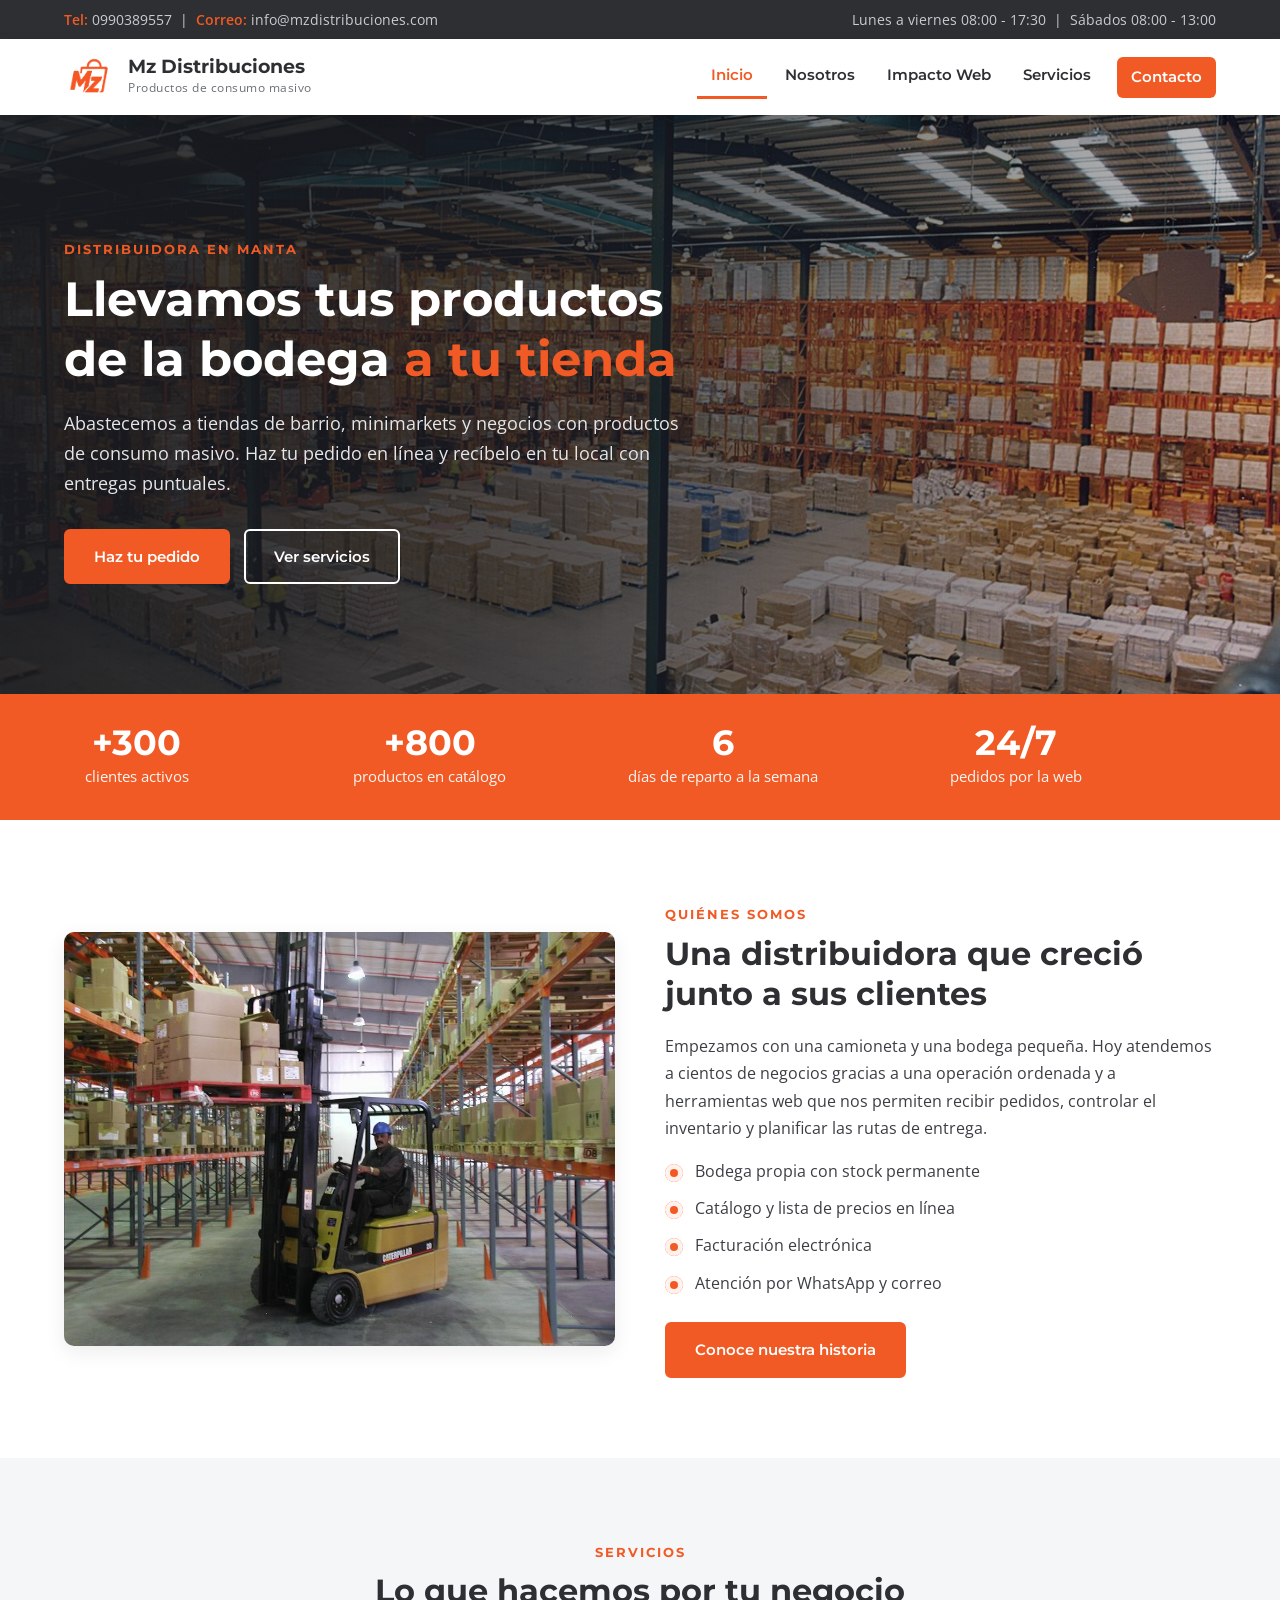
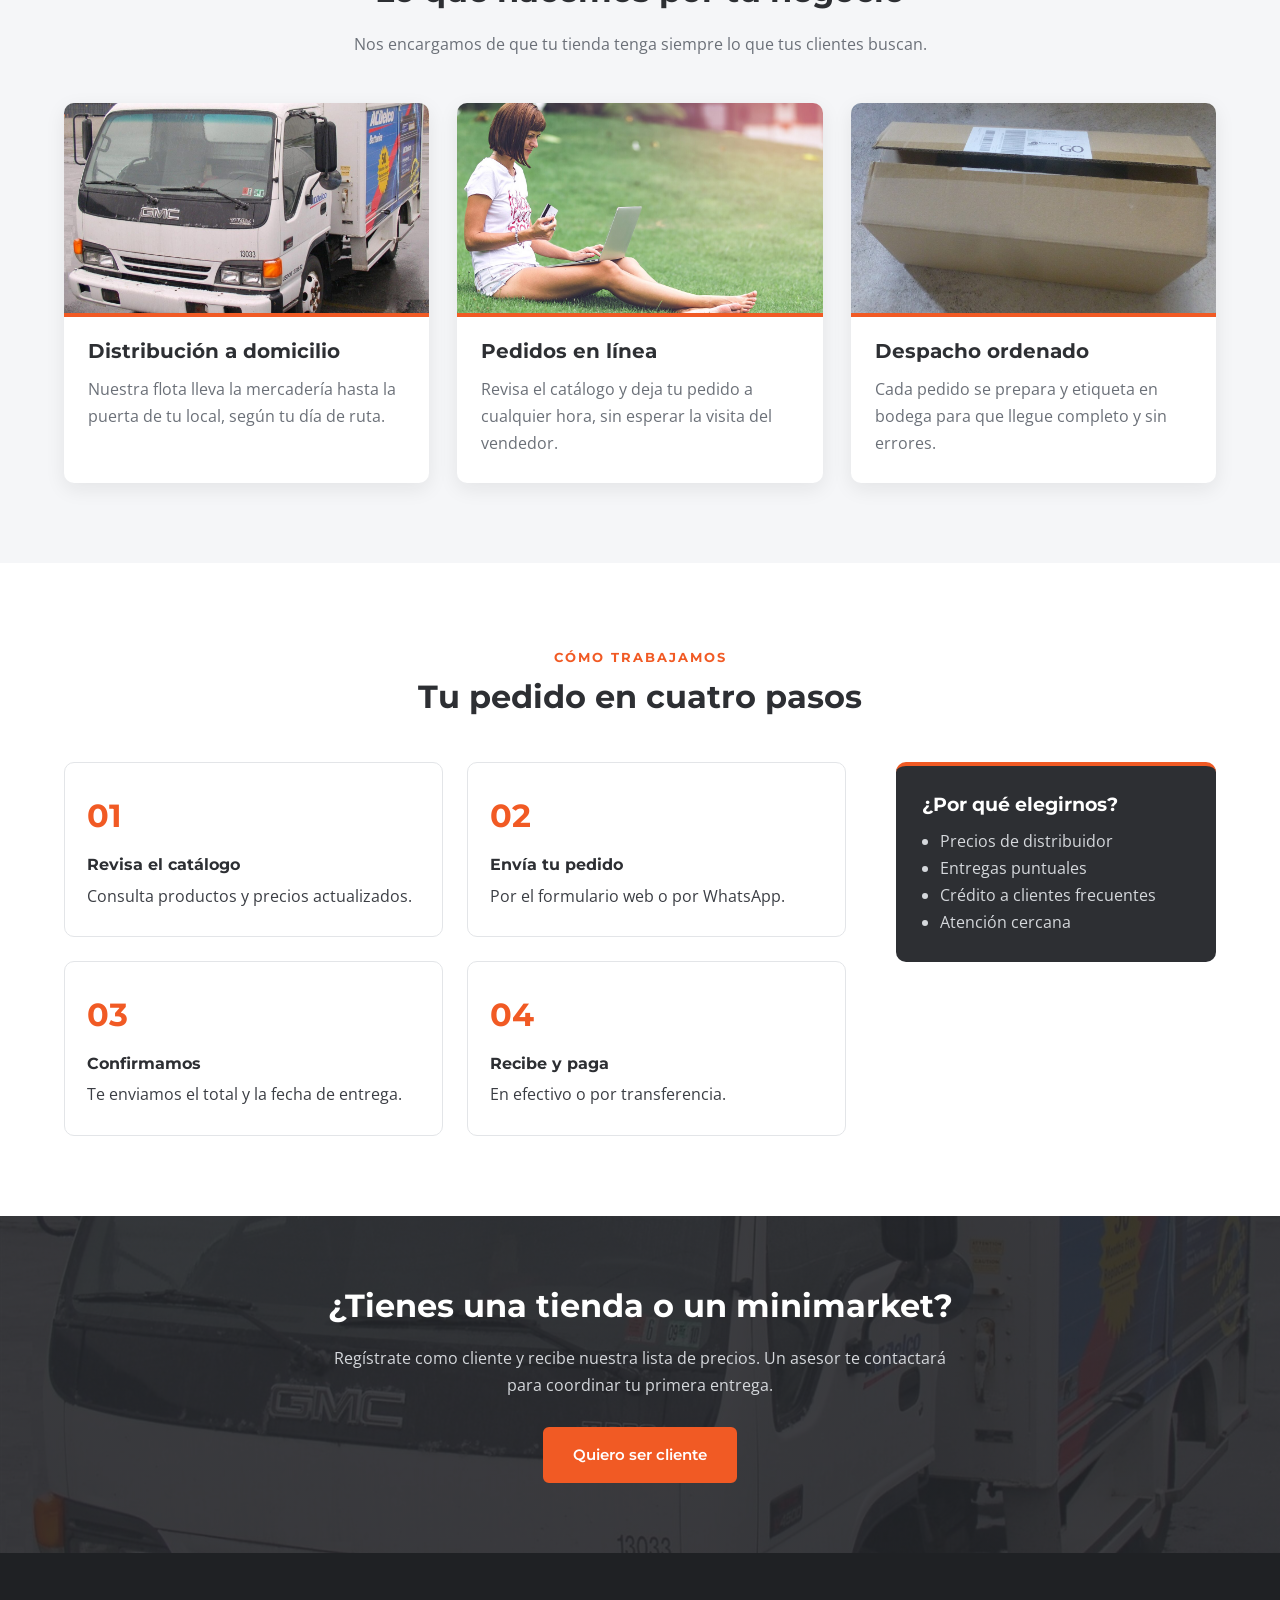
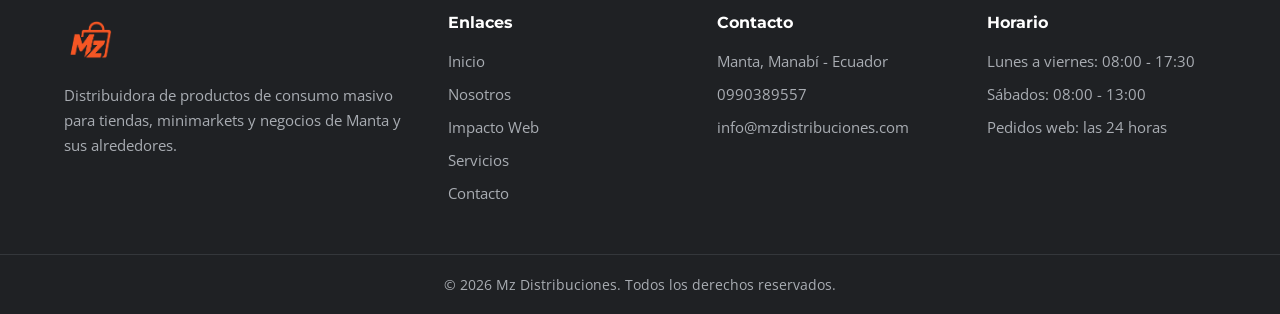
<file: index.html>
<!DOCTYPE html>
<html lang="es">
<head>
    <meta charset="UTF-8">
    <meta name="viewport" content="width=device-width, initial-scale=1.0">
    <meta name="description" content="Mz Distribuciones: distribuidora de productos de consumo masivo para tiendas y negocios. Pedidos en línea y entregas puntuales.">
    <title>Mz Distribuciones | Distribuidora de consumo masivo</title>
    <link rel="icon" href="images/logo.png" type="image/png">
    <!-- Tipografías: Montserrat para títulos y Open Sans para el texto -->
    <link rel="preconnect" href="https://fonts.googleapis.com">
    <link rel="preconnect" href="https://fonts.gstatic.com" crossorigin>
    <link href="https://fonts.googleapis.com/css2?family=Montserrat:wght@600;700&amp;family=Open+Sans:wght@400;600&amp;display=swap" rel="stylesheet">
    <link rel="stylesheet" href="css/estilos.css">
</head>
<body>

    <!-- ========== ENCABEZADO ========== -->
    <header>
        <div class="barra-superior">
            <div class="contenedor">
                <p><span>Tel:</span> 0990389557 &nbsp;|&nbsp; <span>Correo:</span> info@mzdistribuciones.com</p>
                <p>Lunes a viernes 08:00 - 17:30 &nbsp;|&nbsp; Sábados 08:00 - 13:00</p>
            </div>
        </div>
        <div class="cabecera">
            <div class="contenedor cabecera-contenido">
                <a href="index.html" class="marca">
                    <img src="images/logo.png" alt="Logo de Mz Distribuciones" width="52" height="52">
                    <span>
                        <span class="marca-nombre">Mz Distribuciones</span>
                        <span class="marca-lema">Productos de consumo masivo</span>
                    </span>
                </a>
                <nav class="menu" aria-label="Menú principal">
                    <ul>
                        <li><a href="index.html" class="activo">Inicio</a></li>
                        <li><a href="pages/nosotros.html">Nosotros</a></li>
                        <li><a href="pages/impacto.html">Impacto Web</a></li>
                        <li><a href="pages/servicios.html">Servicios</a></li>
                        <li><a href="pages/contacto.html" class="menu-boton">Contacto</a></li>
                    </ul>
                </nav>
            </div>
        </div>
    </header>

    <!-- ========== CONTENIDO PRINCIPAL ========== -->
    <main>
        <!-- Portada con imagen de fondo -->
        <section class="portada">
            <div class="contenedor">
                <div class="portada-texto">
                    <span class="etiqueta">Distribuidora en Manta</span>
                    <h1>Llevamos tus productos de la bodega <strong>a tu tienda</strong></h1>
                    <p>Abastecemos a tiendas de barrio, minimarkets y negocios con productos de consumo masivo. Haz tu pedido en línea y recíbelo en tu local con entregas puntuales.</p>
                    <div class="portada-botones">
                        <a href="pages/contacto.html" class="boton">Haz tu pedido</a>
                        <a href="pages/servicios.html" class="boton boton-borde">Ver servicios</a>
                    </div>
                </div>
            </div>
        </section>

        <!-- Franja de cifras -->
        <div class="cifras">
            <ul class="contenedor">
                <li><strong>+300</strong> <span>clientes activos</span></li>
                <li><strong>+800</strong> <span>productos en catálogo</span></li>
                <li><strong>6</strong> <span>días de reparto a la semana</span></li>
                <li><strong>24/7</strong> <span>pedidos por la web</span></li>
            </ul>
        </div>

        <!-- Quiénes somos -->
        <section class="seccion">
            <div class="contenedor dos-columnas">
                <img src="images/montacargas.jpg" alt="Operador moviendo cajas con un montacargas dentro de una bodega" class="foto-redondeada" width="1024" height="768">
                <div>
                    <span class="etiqueta">Quiénes somos</span>
                    <h2>Una distribuidora que creció junto a sus clientes</h2>
                    <p>Empezamos con una camioneta y una bodega pequeña. Hoy atendemos a cientos de negocios gracias a una operación ordenada y a herramientas web que nos permiten recibir pedidos, controlar el inventario y planificar las rutas de entrega.</p>
                    <ul class="lista-check">
                        <li>Bodega propia con stock permanente</li>
                        <li>Catálogo y lista de precios en línea</li>
                        <li>Facturación electrónica</li>
                        <li>Atención por WhatsApp y correo</li>
                    </ul>
                    <a href="pages/nosotros.html" class="boton">Conoce nuestra historia</a>
                </div>
            </div>
        </section>

        <!-- Servicios destacados -->
        <section class="seccion seccion-gris">
            <div class="contenedor">
                <div class="seccion-titulo">
                    <span class="etiqueta">Servicios</span>
                    <h2>Lo que hacemos por tu negocio</h2>
                    <p>Nos encargamos de que tu tienda tenga siempre lo que tus clientes buscan.</p>
                </div>
                <div class="rejilla">
                    <article class="tarjeta">
                        <img src="images/camion-reparto.jpg" alt="Camión de reparto estacionado listo para salir a ruta" width="1400" height="1062">
                        <div class="tarjeta-texto">
                            <h3>Distribución a domicilio</h3>
                            <p>Nuestra flota lleva la mercadería hasta la puerta de tu local, según tu día de ruta.</p>
                        </div>
                    </article>
                    <article class="tarjeta">
                        <img src="images/compras-en-linea.jpg" alt="Mujer haciendo un pedido en línea desde su laptop" width="1280" height="853">
                        <div class="tarjeta-texto">
                            <h3>Pedidos en línea</h3>
                            <p>Revisa el catálogo y deja tu pedido a cualquier hora, sin esperar la visita del vendedor.</p>
                        </div>
                    </article>
                    <article class="tarjeta">
                        <img src="images/caja-envio.jpg" alt="Caja de cartón con etiqueta de despacho" width="1280" height="905">
                        <div class="tarjeta-texto">
                            <h3>Despacho ordenado</h3>
                            <p>Cada pedido se prepara y etiqueta en bodega para que llegue completo y sin errores.</p>
                        </div>
                    </article>
                </div>
            </div>
        </section>

        <!-- Cómo trabajamos -->
        <section class="seccion">
            <div class="contenedor">
                <div class="seccion-titulo">
                    <span class="etiqueta">Cómo trabajamos</span>
                    <h2>Tu pedido en cuatro pasos</h2>
                </div>
                <div class="columnas columnas-inicio">
                    <ol class="pasos">
                        <li><strong>Revisa el catálogo</strong> Consulta productos y precios actualizados.</li>
                        <li><strong>Envía tu pedido</strong> Por el formulario web o por WhatsApp.</li>
                        <li><strong>Confirmamos</strong> Te enviamos el total y la fecha de entrega.</li>
                        <li><strong>Recibe y paga</strong> En efectivo o por transferencia.</li>
                    </ol>
                    <aside class="lateral">
                        <div class="caja-lateral caja-oscura">
                            <h2>¿Por qué elegirnos?</h2>
                            <ul>
                                <li>Precios de distribuidor</li>
                                <li>Entregas puntuales</li>
                                <li>Crédito a clientes frecuentes</li>
                                <li>Atención cercana</li>
                            </ul>
                        </div>
                    </aside>
                </div>
            </div>
        </section>

        <!-- Llamado a la acción -->
        <section class="llamado">
            <div class="contenedor">
                <h2>¿Tienes una tienda o un minimarket?</h2>
                <p>Regístrate como cliente y recibe nuestra lista de precios. Un asesor te contactará para coordinar tu primera entrega.</p>
                <a href="pages/contacto.html" class="boton">Quiero ser cliente</a>
            </div>
        </section>
    </main>

    <!-- ========== PIE DE PÁGINA ========== -->
    <footer class="pie">
        <div class="contenedor pie-columnas">
            <div class="pie-marca">
                <img src="images/logo.png" alt="Logo de Mz Distribuciones" width="56" height="56">
                <p>Distribuidora de productos de consumo masivo para tiendas, minimarkets y negocios de Manta y sus alrededores.</p>
            </div>
            <div>
                <h2>Enlaces</h2>
                <ul>
                    <li><a href="index.html">Inicio</a></li>
                    <li><a href="pages/nosotros.html">Nosotros</a></li>
                    <li><a href="pages/impacto.html">Impacto Web</a></li>
                    <li><a href="pages/servicios.html">Servicios</a></li>
                    <li><a href="pages/contacto.html">Contacto</a></li>
                </ul>
            </div>
            <div>
                <h2>Contacto</h2>
                <ul>
                    <li>Manta, Manabí - Ecuador</li>
                    <li>0990389557</li>
                    <li>info@mzdistribuciones.com</li>
                </ul>
            </div>
            <div>
                <h2>Horario</h2>
                <ul>
                    <li>Lunes a viernes: 08:00 - 17:30</li>
                    <li>Sábados: 08:00 - 13:00</li>
                    <li>Pedidos web: las 24 horas</li>
                </ul>
            </div>
        </div>
        <div class="pie-final">
            <div class="contenedor">
                <p>&copy; 2026 Mz Distribuciones. Todos los derechos reservados.</p>
            </div>
        </div>
    </footer>

</body>
</html>
</file>
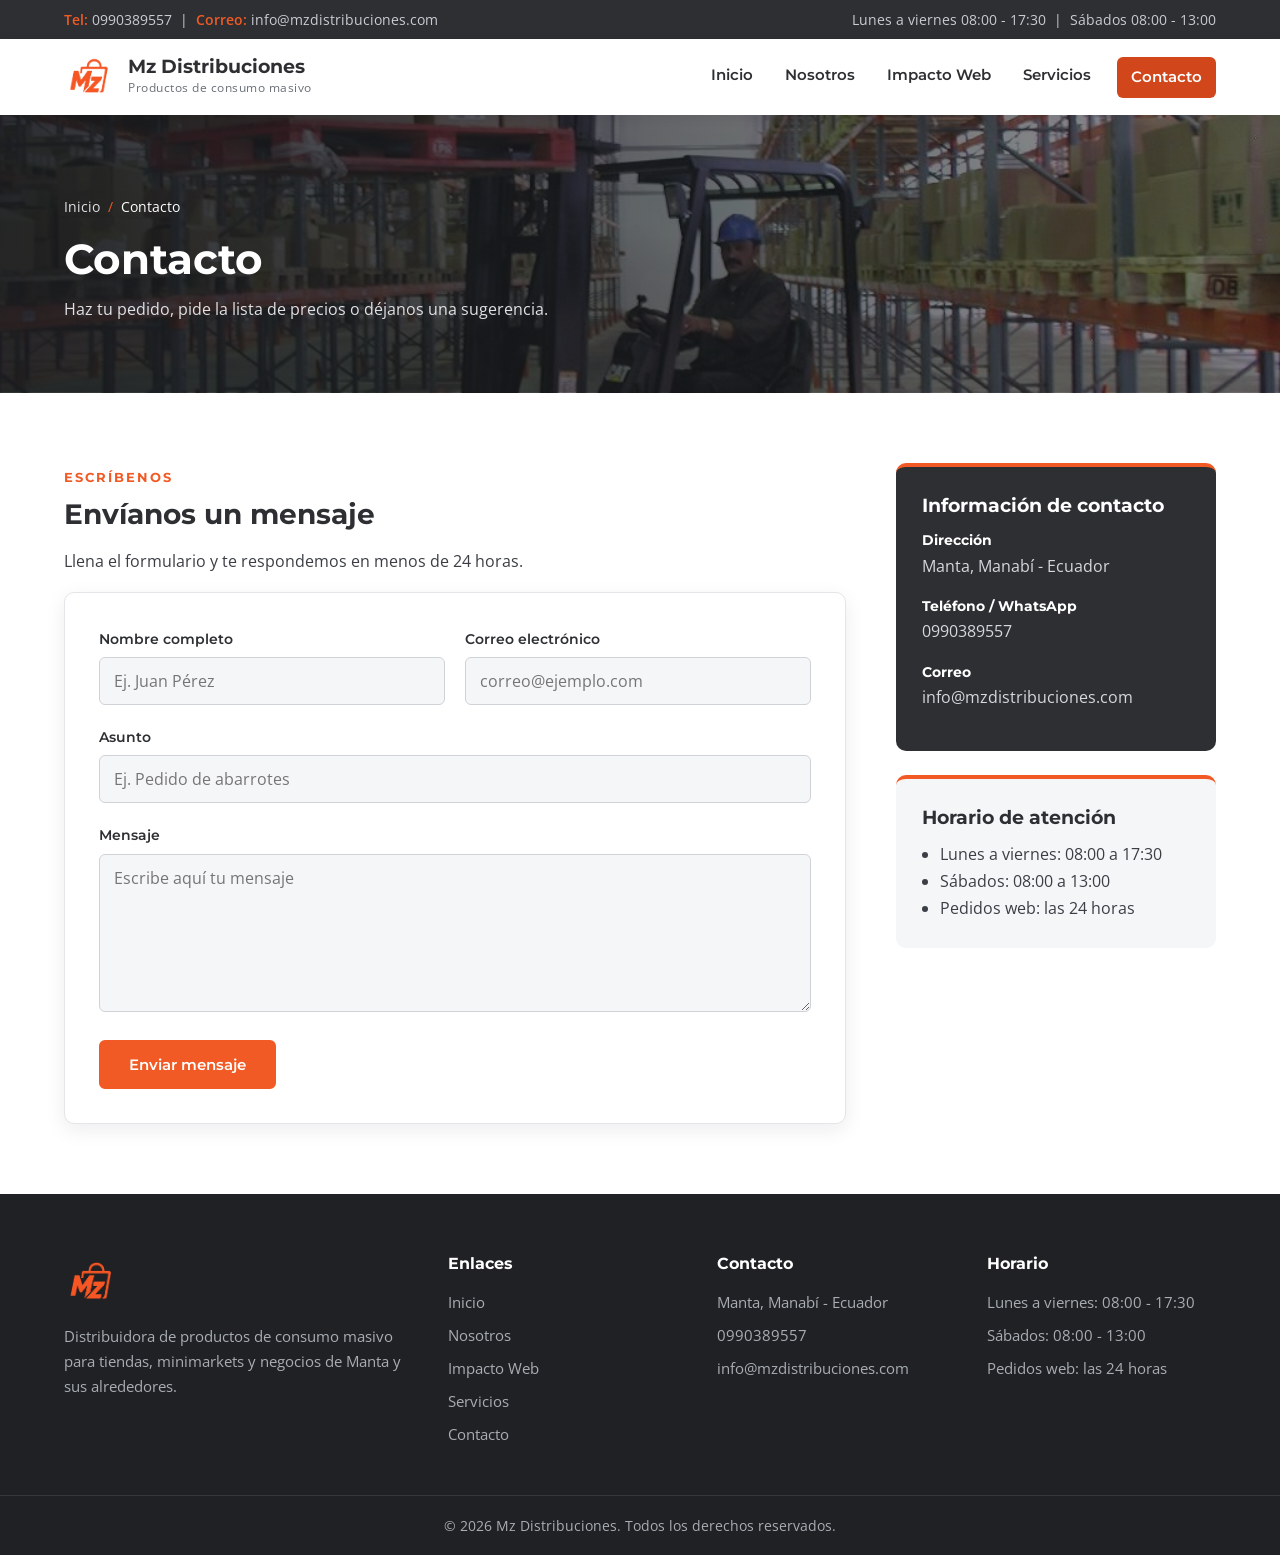
<file: pages/contacto.html>
<!DOCTYPE html>
<html lang="es">
<head>
    <meta charset="UTF-8">
    <meta name="viewport" content="width=device-width, initial-scale=1.0">
    <meta name="description" content="Formulario de contacto de Mz Distribuciones.">
    <title>Contacto | Mz Distribuciones</title>
    <link rel="icon" href="../images/logo.png" type="image/png">
    <!-- Tipografías: Montserrat para títulos y Open Sans para el texto -->
    <link rel="preconnect" href="https://fonts.googleapis.com">
    <link rel="preconnect" href="https://fonts.gstatic.com" crossorigin>
    <link href="https://fonts.googleapis.com/css2?family=Montserrat:wght@600;700&amp;family=Open+Sans:wght@400;600&amp;display=swap" rel="stylesheet">
    <link rel="stylesheet" href="../css/estilos.css">
</head>
<body>

    <!-- ========== ENCABEZADO ========== -->
    <header>
        <div class="barra-superior">
            <div class="contenedor">
                <p><span>Tel:</span> 0990389557 &nbsp;|&nbsp; <span>Correo:</span> info@mzdistribuciones.com</p>
                <p>Lunes a viernes 08:00 - 17:30 &nbsp;|&nbsp; Sábados 08:00 - 13:00</p>
            </div>
        </div>
        <div class="cabecera">
            <div class="contenedor cabecera-contenido">
                <a href="../index.html" class="marca">
                    <img src="../images/logo.png" alt="Logo de Mz Distribuciones" width="52" height="52">
                    <span>
                        <span class="marca-nombre">Mz Distribuciones</span>
                        <span class="marca-lema">Productos de consumo masivo</span>
                    </span>
                </a>
                <nav class="menu" aria-label="Menú principal">
                    <ul>
                        <li><a href="../index.html">Inicio</a></li>
                        <li><a href="nosotros.html">Nosotros</a></li>
                        <li><a href="impacto.html">Impacto Web</a></li>
                        <li><a href="servicios.html">Servicios</a></li>
                        <li><a href="contacto.html" class="menu-boton activo">Contacto</a></li>
                    </ul>
                </nav>
            </div>
        </div>
    </header>

    <!-- ========== CONTENIDO PRINCIPAL ========== -->
    <main>
        <section class="cabecera-pagina fondo-contacto">
            <div class="contenedor">
                <nav class="migas" aria-label="Ruta de navegación">
                    <ol>
                        <li><a href="../index.html">Inicio</a></li>
                        <li>Contacto</li>
                    </ol>
                </nav>
                <h1>Contacto</h1>
                <p>Haz tu pedido, pide la lista de precios o déjanos una sugerencia.</p>
            </div>
        </section>

        <div class="contenedor columnas">
            <section class="contenido">
                <span class="etiqueta">Escríbenos</span>
                <h2>Envíanos un mensaje</h2>
                <p>Llena el formulario y te respondemos en menos de 24 horas.</p>

                <!-- Formulario de contacto (maqueta: no envía datos a un servidor) -->
                <form class="formulario" action="#" method="post">
                    <div class="fila-campos">
                        <div class="campo">
                            <label for="nombre">Nombre completo</label>
                            <input type="text" id="nombre" name="nombre" placeholder="Ej. Juan Pérez" required>
                        </div>
                        <div class="campo">
                            <label for="correo">Correo electrónico</label>
                            <input type="email" id="correo" name="correo" placeholder="correo@ejemplo.com" required>
                        </div>
                    </div>
                    <div class="campo">
                        <label for="asunto">Asunto</label>
                        <input type="text" id="asunto" name="asunto" placeholder="Ej. Pedido de abarrotes" required>
                    </div>
                    <div class="campo">
                        <label for="mensaje">Mensaje</label>
                        <textarea id="mensaje" name="mensaje" rows="6" placeholder="Escribe aquí tu mensaje" required></textarea>
                    </div>
                    <button type="submit" class="boton">Enviar mensaje</button>
                </form>
            </section>

            <aside class="lateral">
                <div class="caja-lateral caja-oscura">
                    <h2>Información de contacto</h2>
                    <p class="dato-contacto"><strong>Dirección</strong> Manta, Manabí - Ecuador</p>
                    <p class="dato-contacto"><strong>Teléfono / WhatsApp</strong> 0990389557</p>
                    <p class="dato-contacto"><strong>Correo</strong> info@mzdistribuciones.com</p>
                </div>
                <div class="caja-lateral">
                    <h2>Horario de atención</h2>
                    <ul>
                        <li>Lunes a viernes: 08:00 a 17:30</li>
                        <li>Sábados: 08:00 a 13:00</li>
                        <li>Pedidos web: las 24 horas</li>
                    </ul>
                </div>
            </aside>
        </div>
    </main>

    <!-- ========== PIE DE PÁGINA ========== -->
    <footer class="pie">
        <div class="contenedor pie-columnas">
            <div class="pie-marca">
                <img src="../images/logo.png" alt="Logo de Mz Distribuciones" width="56" height="56">
                <p>Distribuidora de productos de consumo masivo para tiendas, minimarkets y negocios de Manta y sus alrededores.</p>
            </div>
            <div>
                <h2>Enlaces</h2>
                <ul>
                    <li><a href="../index.html">Inicio</a></li>
                    <li><a href="nosotros.html">Nosotros</a></li>
                    <li><a href="impacto.html">Impacto Web</a></li>
                    <li><a href="servicios.html">Servicios</a></li>
                    <li><a href="contacto.html">Contacto</a></li>
                </ul>
            </div>
            <div>
                <h2>Contacto</h2>
                <ul>
                    <li>Manta, Manabí - Ecuador</li>
                    <li>0990389557</li>
                    <li>info@mzdistribuciones.com</li>
                </ul>
            </div>
            <div>
                <h2>Horario</h2>
                <ul>
                    <li>Lunes a viernes: 08:00 - 17:30</li>
                    <li>Sábados: 08:00 - 13:00</li>
                    <li>Pedidos web: las 24 horas</li>
                </ul>
            </div>
        </div>
        <div class="pie-final">
            <div class="contenedor">
                <p>&copy; 2026 Mz Distribuciones. Todos los derechos reservados.</p>
            </div>
        </div>
    </footer>

</body>
</html>
</file>
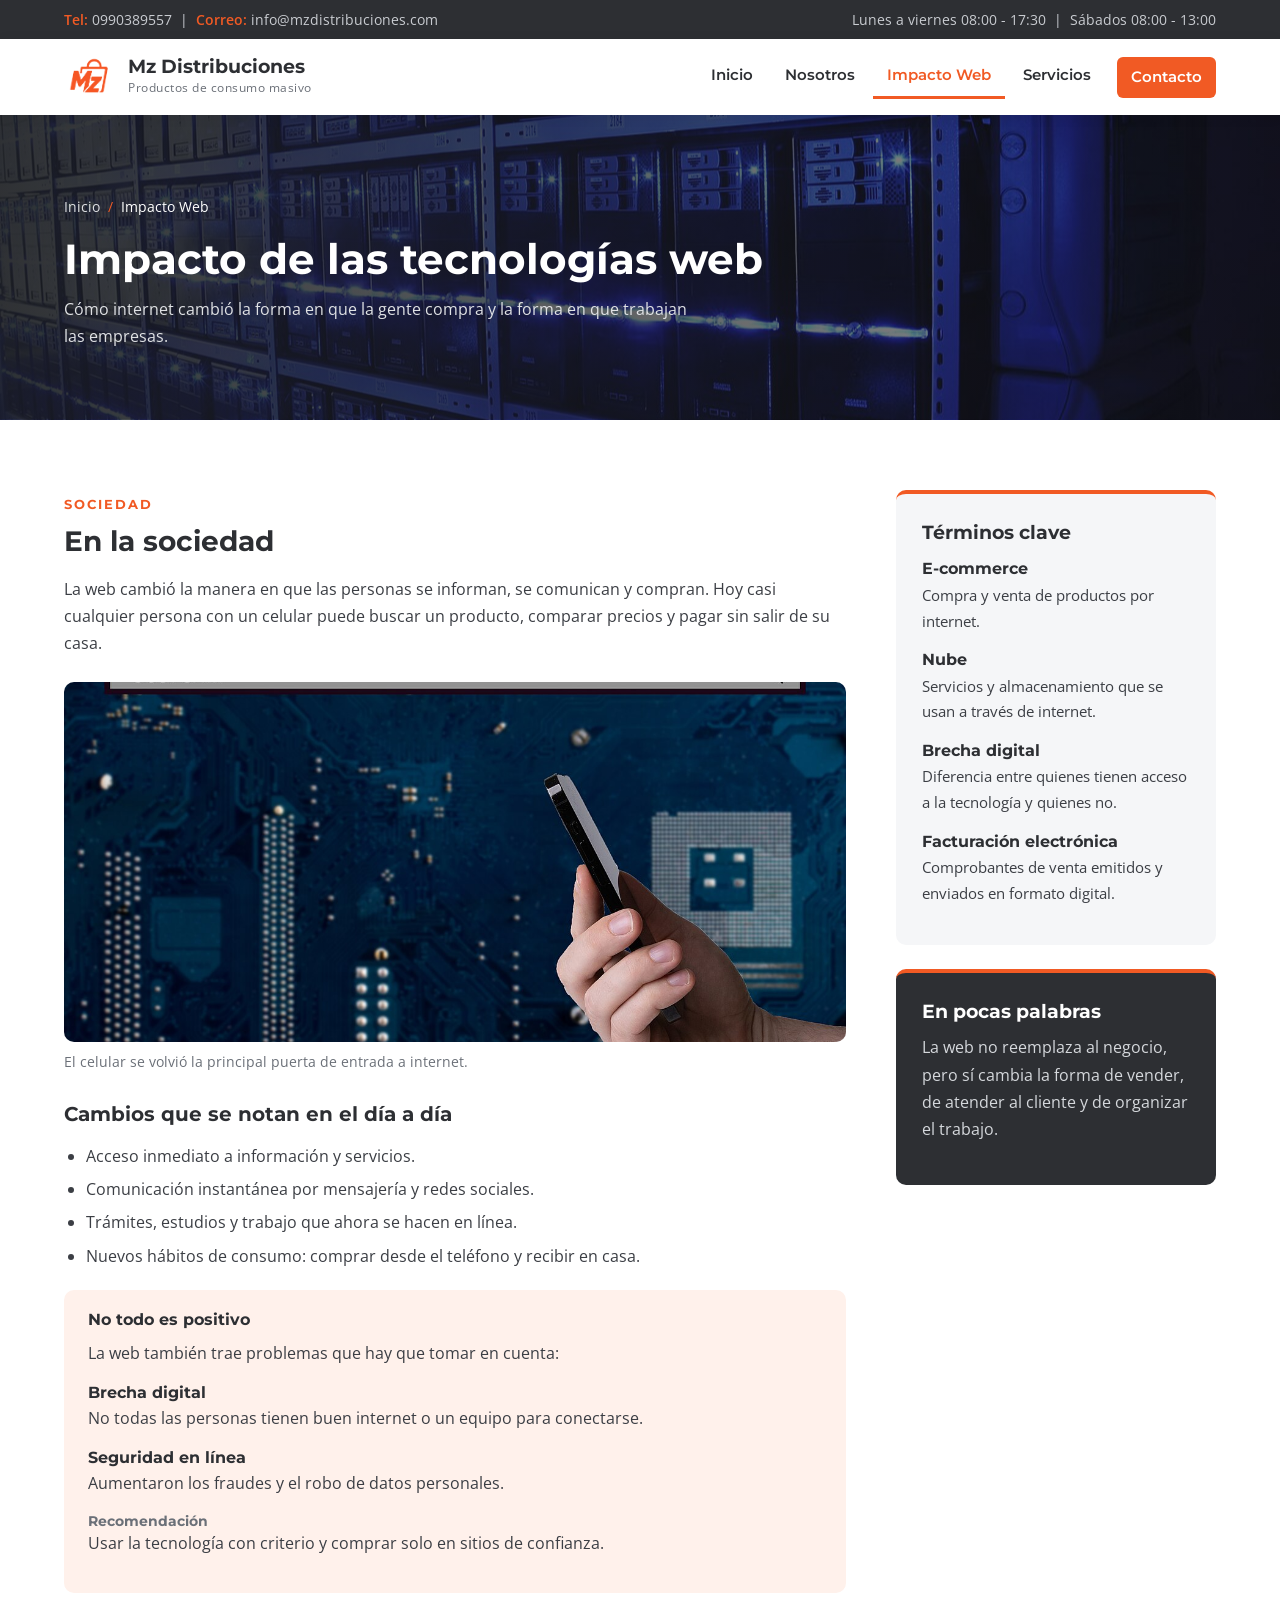
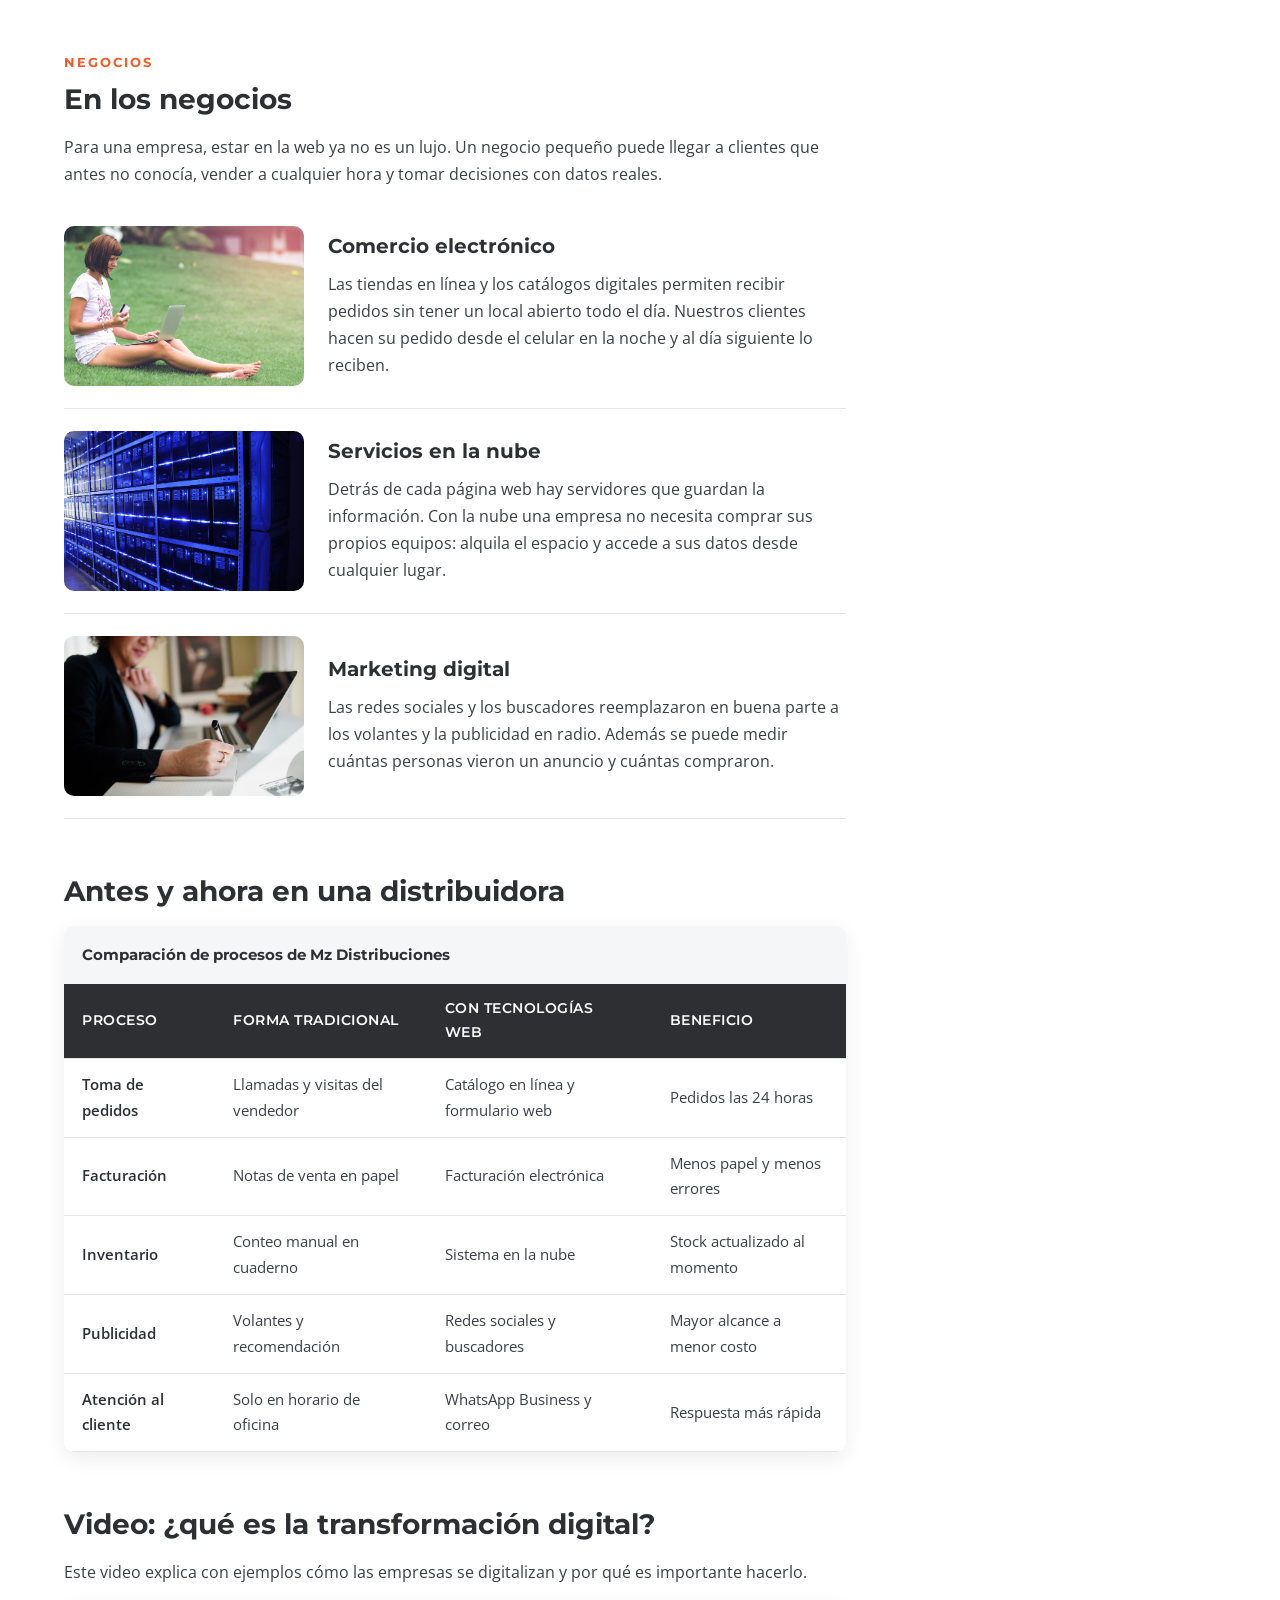
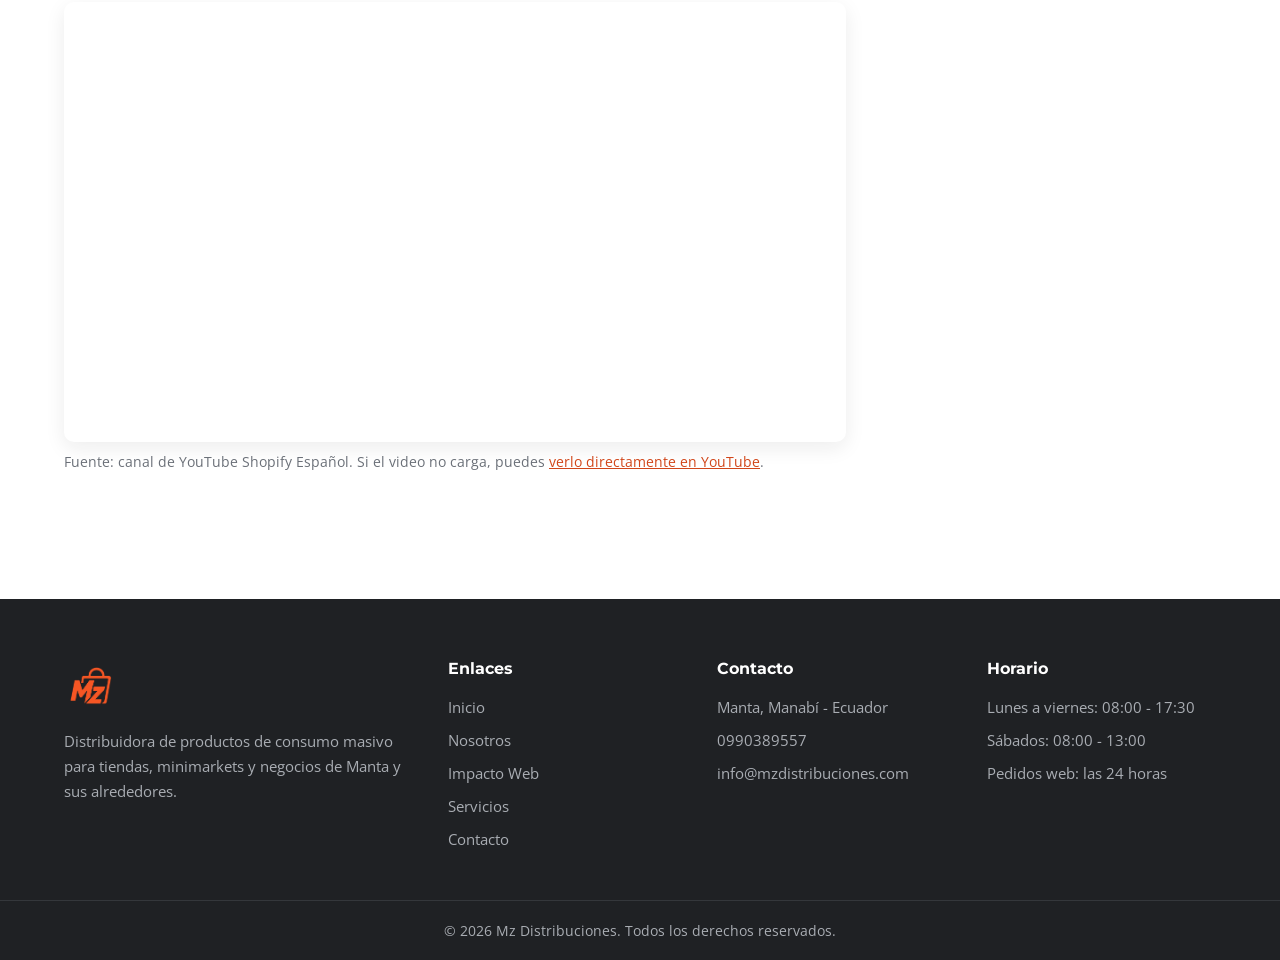
<file: pages/impacto.html>
<!DOCTYPE html>
<html lang="es">
<head>
    <meta charset="UTF-8">
    <meta name="viewport" content="width=device-width, initial-scale=1.0">
    <meta name="description" content="Impacto de las tecnologías web en la sociedad y en los negocios, visto desde una distribuidora.">
    <title>Impacto Web | Mz Distribuciones</title>
    <link rel="icon" href="../images/logo.png" type="image/png">
    <!-- Tipografías: Montserrat para títulos y Open Sans para el texto -->
    <link rel="preconnect" href="https://fonts.googleapis.com">
    <link rel="preconnect" href="https://fonts.gstatic.com" crossorigin>
    <link href="https://fonts.googleapis.com/css2?family=Montserrat:wght@600;700&amp;family=Open+Sans:wght@400;600&amp;display=swap" rel="stylesheet">
    <link rel="stylesheet" href="../css/estilos.css">
</head>
<body>

    <!-- ========== ENCABEZADO ========== -->
    <header>
        <div class="barra-superior">
            <div class="contenedor">
                <p><span>Tel:</span> 0990389557 &nbsp;|&nbsp; <span>Correo:</span> info@mzdistribuciones.com</p>
                <p>Lunes a viernes 08:00 - 17:30 &nbsp;|&nbsp; Sábados 08:00 - 13:00</p>
            </div>
        </div>
        <div class="cabecera">
            <div class="contenedor cabecera-contenido">
                <a href="../index.html" class="marca">
                    <img src="../images/logo.png" alt="Logo de Mz Distribuciones" width="52" height="52">
                    <span>
                        <span class="marca-nombre">Mz Distribuciones</span>
                        <span class="marca-lema">Productos de consumo masivo</span>
                    </span>
                </a>
                <nav class="menu" aria-label="Menú principal">
                    <ul>
                        <li><a href="../index.html">Inicio</a></li>
                        <li><a href="nosotros.html">Nosotros</a></li>
                        <li><a href="impacto.html" class="activo">Impacto Web</a></li>
                        <li><a href="servicios.html">Servicios</a></li>
                        <li><a href="contacto.html" class="menu-boton">Contacto</a></li>
                    </ul>
                </nav>
            </div>
        </div>
    </header>

    <!-- ========== CONTENIDO PRINCIPAL ========== -->
    <main>
        <section class="cabecera-pagina fondo-impacto">
            <div class="contenedor">
                <nav class="migas" aria-label="Ruta de navegación">
                    <ol>
                        <li><a href="../index.html">Inicio</a></li>
                        <li>Impacto Web</li>
                    </ol>
                </nav>
                <h1>Impacto de las tecnologías web</h1>
                <p>Cómo internet cambió la forma en que la gente compra y la forma en que trabajan las empresas.</p>
            </div>
        </section>

        <div class="contenedor columnas">
            <div class="contenido">
                <!-- Parte 1: sociedad -->
                <section>
                    <span class="etiqueta">Sociedad</span>
                    <h2>En la sociedad</h2>
                    <p>La web cambió la manera en que las personas se informan, se comunican y compran. Hoy casi cualquier persona con un celular puede buscar un producto, comparar precios y pagar sin salir de su casa.</p>
                    <figure>
                        <img src="../images/busqueda-celular.jpg" alt="Mano sosteniendo un celular frente a una barra de búsqueda" width="1280" height="889">
                        <figcaption>El celular se volvió la principal puerta de entrada a internet.</figcaption>
                    </figure>
                    <h3>Cambios que se notan en el día a día</h3>
                    <ul>
                        <li>Acceso inmediato a información y servicios.</li>
                        <li>Comunicación instantánea por mensajería y redes sociales.</li>
                        <li>Trámites, estudios y trabajo que ahora se hacen en línea.</li>
                        <li>Nuevos hábitos de consumo: comprar desde el teléfono y recibir en casa.</li>
                    </ul>
                    <div class="aviso">
                        <h4>No todo es positivo</h4>
                        <p>La web también trae problemas que hay que tomar en cuenta:</p>
                        <h5>Brecha digital</h5>
                        <p>No todas las personas tienen buen internet o un equipo para conectarse.</p>
                        <h5>Seguridad en línea</h5>
                        <p>Aumentaron los fraudes y el robo de datos personales.</p>
                        <h6>Recomendación</h6>
                        <p>Usar la tecnología con criterio y comprar solo en sitios de confianza.</p>
                    </div>
                </section>

                <!-- Parte 2: negocios -->
                <section>
                    <span class="etiqueta">Negocios</span>
                    <h2>En los negocios</h2>
                    <p>Para una empresa, estar en la web ya no es un lujo. Un negocio pequeño puede llegar a clientes que antes no conocía, vender a cualquier hora y tomar decisiones con datos reales.</p>

                    <article class="bloque">
                        <img src="../images/compras-en-linea.jpg" alt="Mujer comprando en línea con su laptop y una tarjeta" width="1280" height="853">
                        <div>
                            <h3>Comercio electrónico</h3>
                            <p>Las tiendas en línea y los catálogos digitales permiten recibir pedidos sin tener un local abierto todo el día. Nuestros clientes hacen su pedido desde el celular en la noche y al día siguiente lo reciben.</p>
                        </div>
                    </article>

                    <article class="bloque">
                        <img src="../images/servidores.jpg" alt="Fila de servidores con luces azules dentro de un centro de datos" width="1280" height="850">
                        <div>
                            <h3>Servicios en la nube</h3>
                            <p>Detrás de cada página web hay servidores que guardan la información. Con la nube una empresa no necesita comprar sus propios equipos: alquila el espacio y accede a sus datos desde cualquier lugar.</p>
                        </div>
                    </article>

                    <article class="bloque">
                        <img src="../images/asesoria.jpg" alt="Persona trabajando en una laptop en la oficina" width="1400" height="935">
                        <div>
                            <h3>Marketing digital</h3>
                            <p>Las redes sociales y los buscadores reemplazaron en buena parte a los volantes y la publicidad en radio. Además se puede medir cuántas personas vieron un anuncio y cuántas compraron.</p>
                        </div>
                    </article>
                </section>

                <!-- Tabla comparativa -->
                <section>
                    <h2>Antes y ahora en una distribuidora</h2>
                    <div class="tabla-scroll">
                        <table>
                            <caption>Comparación de procesos de Mz Distribuciones</caption>
                            <thead>
                                <tr>
                                    <th scope="col">Proceso</th>
                                    <th scope="col">Forma tradicional</th>
                                    <th scope="col">Con tecnologías web</th>
                                    <th scope="col">Beneficio</th>
                                </tr>
                            </thead>
                            <tbody>
                                <tr>
                                    <td>Toma de pedidos</td>
                                    <td>Llamadas y visitas del vendedor</td>
                                    <td>Catálogo en línea y formulario web</td>
                                    <td>Pedidos las 24 horas</td>
                                </tr>
                                <tr>
                                    <td>Facturación</td>
                                    <td>Notas de venta en papel</td>
                                    <td>Facturación electrónica</td>
                                    <td>Menos papel y menos errores</td>
                                </tr>
                                <tr>
                                    <td>Inventario</td>
                                    <td>Conteo manual en cuaderno</td>
                                    <td>Sistema en la nube</td>
                                    <td>Stock actualizado al momento</td>
                                </tr>
                                <tr>
                                    <td>Publicidad</td>
                                    <td>Volantes y recomendación</td>
                                    <td>Redes sociales y buscadores</td>
                                    <td>Mayor alcance a menor costo</td>
                                </tr>
                                <tr>
                                    <td>Atención al cliente</td>
                                    <td>Solo en horario de oficina</td>
                                    <td>WhatsApp Business y correo</td>
                                    <td>Respuesta más rápida</td>
                                </tr>
                            </tbody>
                        </table>
                    </div>
                </section>

                <!-- Video embebido de YouTube -->
                <section>
                    <h2>Video: ¿qué es la transformación digital?</h2>
                    <p>Este video explica con ejemplos cómo las empresas se digitalizan y por qué es importante hacerlo.</p>
                    <div class="video">
                        <iframe src="https://www.youtube.com/embed/cQ9wKd2ptM0" title="¿Qué es la transformación digital? Ejemplos de digitalización de empresas" allow="accelerometer; clipboard-write; encrypted-media; gyroscope; picture-in-picture; web-share" referrerpolicy="strict-origin-when-cross-origin" allowfullscreen></iframe>
                    </div>
                    <p class="nota">Fuente: canal de YouTube Shopify Español. Si el video no carga, puedes <a href="https://www.youtube.com/watch?v=cQ9wKd2ptM0" target="_blank" rel="noopener">verlo directamente en YouTube</a>.</p>
                </section>
            </div>

            <aside class="lateral">
                <div class="caja-lateral">
                    <h2>Términos clave</h2>
                    <dl>
                        <dt>E-commerce</dt>
                        <dd>Compra y venta de productos por internet.</dd>
                        <dt>Nube</dt>
                        <dd>Servicios y almacenamiento que se usan a través de internet.</dd>
                        <dt>Brecha digital</dt>
                        <dd>Diferencia entre quienes tienen acceso a la tecnología y quienes no.</dd>
                        <dt>Facturación electrónica</dt>
                        <dd>Comprobantes de venta emitidos y enviados en formato digital.</dd>
                    </dl>
                </div>
                <div class="caja-lateral caja-oscura">
                    <h2>En pocas palabras</h2>
                    <p>La web no reemplaza al negocio, pero sí cambia la forma de vender, de atender al cliente y de organizar el trabajo.</p>
                </div>
            </aside>
        </div>
    </main>

    <!-- ========== PIE DE PÁGINA ========== -->
    <footer class="pie">
        <div class="contenedor pie-columnas">
            <div class="pie-marca">
                <img src="../images/logo.png" alt="Logo de Mz Distribuciones" width="56" height="56">
                <p>Distribuidora de productos de consumo masivo para tiendas, minimarkets y negocios de Manta y sus alrededores.</p>
            </div>
            <div>
                <h2>Enlaces</h2>
                <ul>
                    <li><a href="../index.html">Inicio</a></li>
                    <li><a href="nosotros.html">Nosotros</a></li>
                    <li><a href="impacto.html">Impacto Web</a></li>
                    <li><a href="servicios.html">Servicios</a></li>
                    <li><a href="contacto.html">Contacto</a></li>
                </ul>
            </div>
            <div>
                <h2>Contacto</h2>
                <ul>
                    <li>Manta, Manabí - Ecuador</li>
                    <li>0990389557</li>
                    <li>info@mzdistribuciones.com</li>
                </ul>
            </div>
            <div>
                <h2>Horario</h2>
                <ul>
                    <li>Lunes a viernes: 08:00 - 17:30</li>
                    <li>Sábados: 08:00 - 13:00</li>
                    <li>Pedidos web: las 24 horas</li>
                </ul>
            </div>
        </div>
        <div class="pie-final">
            <div class="contenedor">
                <p>&copy; 2026 Mz Distribuciones. Todos los derechos reservados.</p>
            </div>
        </div>
    </footer>

</body>
</html>
</file>
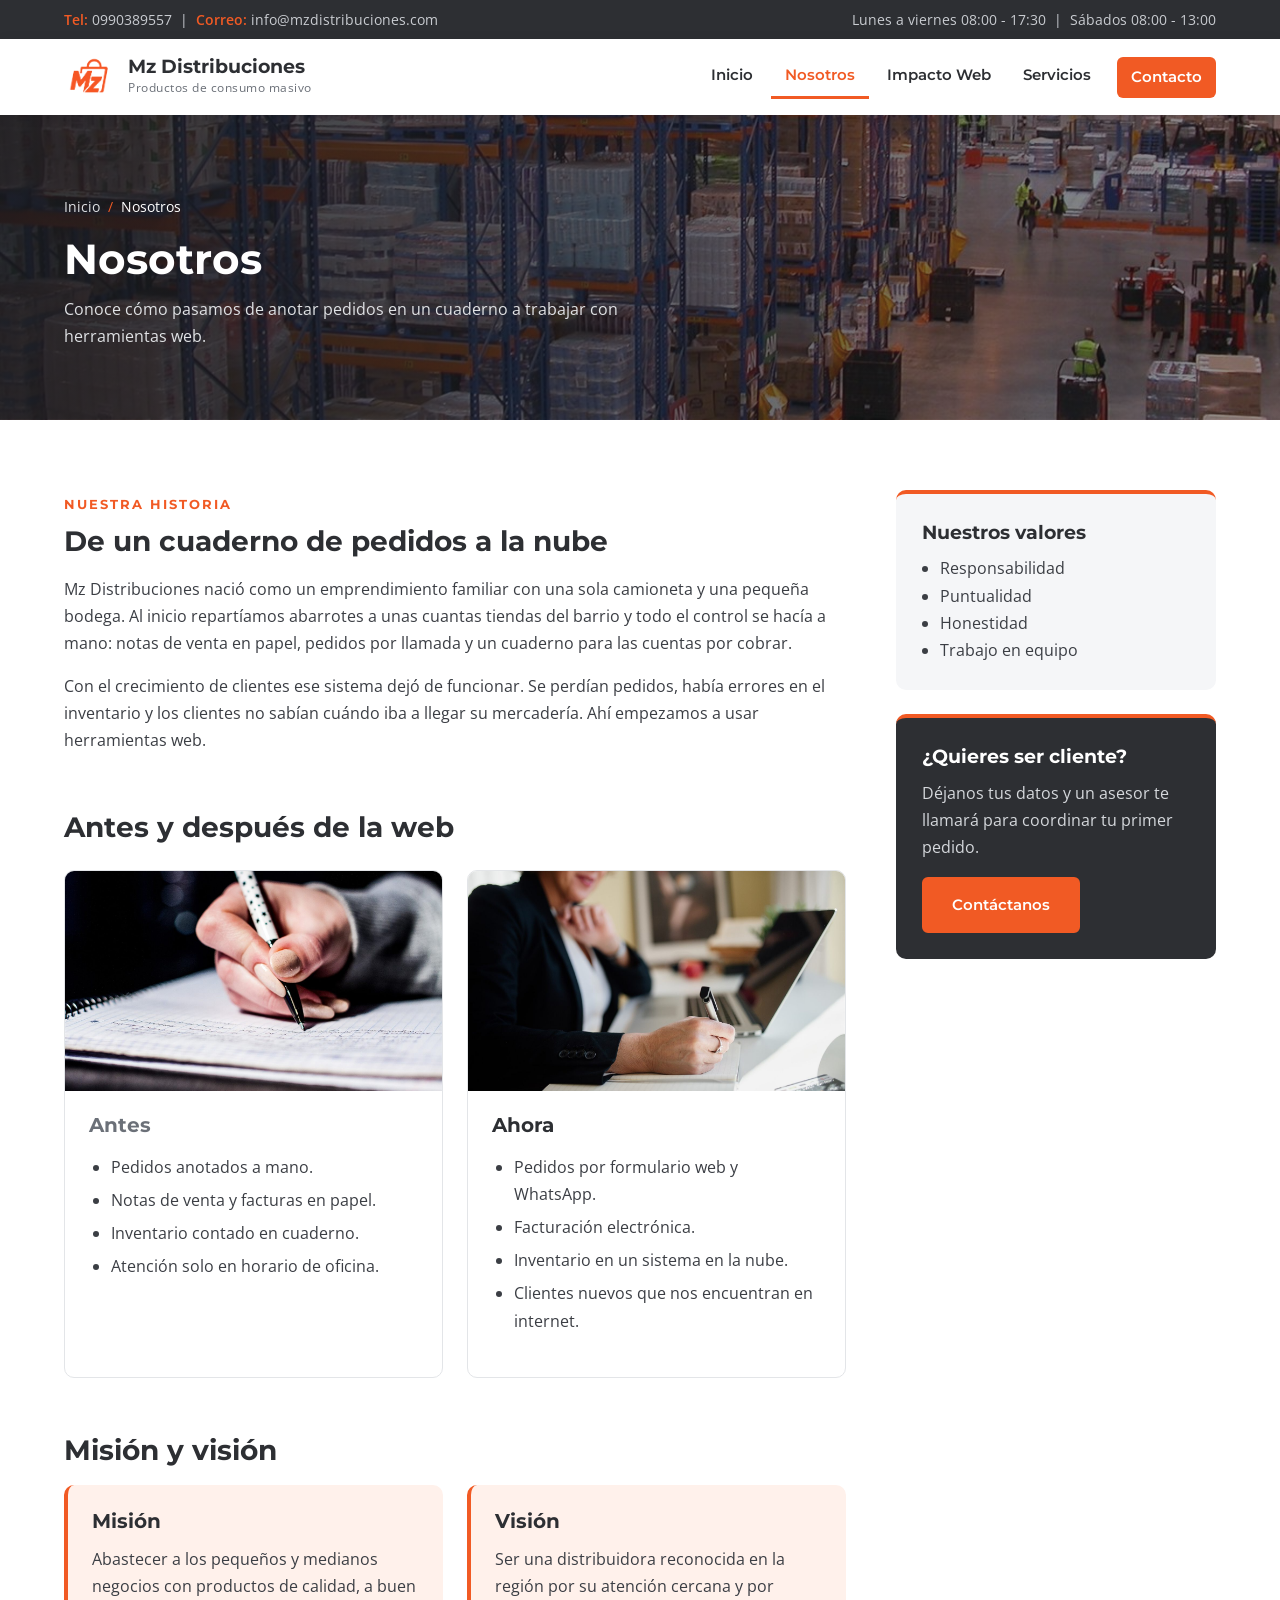
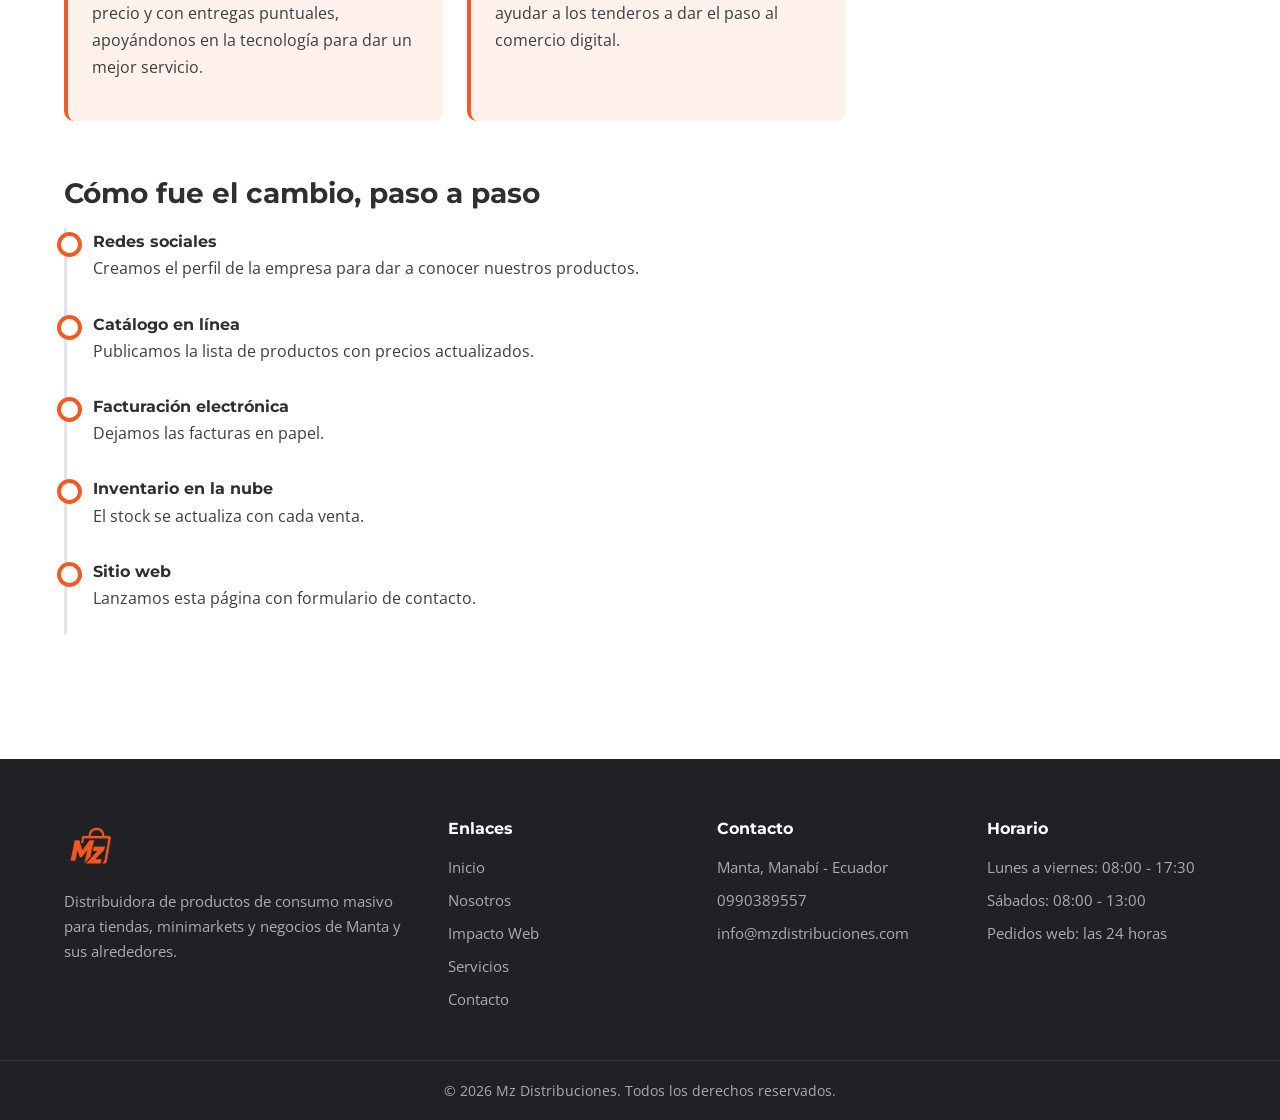
<file: pages/nosotros.html>
<!DOCTYPE html>
<html lang="es">
<head>
    <meta charset="UTF-8">
    <meta name="viewport" content="width=device-width, initial-scale=1.0">
    <meta name="description" content="Historia de Mz Distribuciones y su paso de un negocio tradicional a uno apoyado en la web.">
    <title>Nosotros | Mz Distribuciones</title>
    <link rel="icon" href="../images/logo.png" type="image/png">
    <!-- Tipografías: Montserrat para títulos y Open Sans para el texto -->
    <link rel="preconnect" href="https://fonts.googleapis.com">
    <link rel="preconnect" href="https://fonts.gstatic.com" crossorigin>
    <link href="https://fonts.googleapis.com/css2?family=Montserrat:wght@600;700&amp;family=Open+Sans:wght@400;600&amp;display=swap" rel="stylesheet">
    <link rel="stylesheet" href="../css/estilos.css">
</head>
<body>

    <!-- ========== ENCABEZADO ========== -->
    <header>
        <div class="barra-superior">
            <div class="contenedor">
                <p><span>Tel:</span> 0990389557 &nbsp;|&nbsp; <span>Correo:</span> info@mzdistribuciones.com</p>
                <p>Lunes a viernes 08:00 - 17:30 &nbsp;|&nbsp; Sábados 08:00 - 13:00</p>
            </div>
        </div>
        <div class="cabecera">
            <div class="contenedor cabecera-contenido">
                <a href="../index.html" class="marca">
                    <img src="../images/logo.png" alt="Logo de Mz Distribuciones" width="52" height="52">
                    <span>
                        <span class="marca-nombre">Mz Distribuciones</span>
                        <span class="marca-lema">Productos de consumo masivo</span>
                    </span>
                </a>
                <nav class="menu" aria-label="Menú principal">
                    <ul>
                        <li><a href="../index.html">Inicio</a></li>
                        <li><a href="nosotros.html" class="activo">Nosotros</a></li>
                        <li><a href="impacto.html">Impacto Web</a></li>
                        <li><a href="servicios.html">Servicios</a></li>
                        <li><a href="contacto.html" class="menu-boton">Contacto</a></li>
                    </ul>
                </nav>
            </div>
        </div>
    </header>

    <!-- ========== CONTENIDO PRINCIPAL ========== -->
    <main>
        <section class="cabecera-pagina fondo-nosotros">
            <div class="contenedor">
                <nav class="migas" aria-label="Ruta de navegación">
                    <ol>
                        <li><a href="../index.html">Inicio</a></li>
                        <li>Nosotros</li>
                    </ol>
                </nav>
                <h1>Nosotros</h1>
                <p>Conoce cómo pasamos de anotar pedidos en un cuaderno a trabajar con herramientas web.</p>
            </div>
        </section>

        <div class="contenedor columnas">
            <div class="contenido">
                <section>
                    <span class="etiqueta">Nuestra historia</span>
                    <h2>De un cuaderno de pedidos a la nube</h2>
                    <p>Mz Distribuciones nació como un emprendimiento familiar con una sola camioneta y una pequeña bodega. Al inicio repartíamos abarrotes a unas cuantas tiendas del barrio y todo el control se hacía a mano: notas de venta en papel, pedidos por llamada y un cuaderno para las cuentas por cobrar.</p>
                    <p>Con el crecimiento de clientes ese sistema dejó de funcionar. Se perdían pedidos, había errores en el inventario y los clientes no sabían cuándo iba a llegar su mercadería. Ahí empezamos a usar herramientas web.</p>
                </section>

                <section>
                    <h2>Antes y después de la web</h2>
                    <div class="comparacion">
                        <article>
                            <img src="../images/cuaderno-pedidos.jpg" alt="Mano anotando pedidos con esfero en un cuaderno" width="1400" height="933">
                            <div class="tarjeta-texto">
                                <h3 class="marca-antes">Antes</h3>
                                <ul>
                                    <li>Pedidos anotados a mano.</li>
                                    <li>Notas de venta y facturas en papel.</li>
                                    <li>Inventario contado en cuaderno.</li>
                                    <li>Atención solo en horario de oficina.</li>
                                </ul>
                            </div>
                        </article>
                        <article>
                            <img src="../images/asesoria.jpg" alt="Persona revisando pedidos en su laptop en la oficina" width="1400" height="935">
                            <div class="tarjeta-texto">
                                <h3>Ahora</h3>
                                <ul>
                                    <li>Pedidos por formulario web y WhatsApp.</li>
                                    <li>Facturación electrónica.</li>
                                    <li>Inventario en un sistema en la nube.</li>
                                    <li>Clientes nuevos que nos encuentran en internet.</li>
                                </ul>
                            </div>
                        </article>
                    </div>
                </section>

                <section>
                    <h2>Misión y visión</h2>
                    <div class="mision-vision">
                        <article>
                            <h3>Misión</h3>
                            <p>Abastecer a los pequeños y medianos negocios con productos de calidad, a buen precio y con entregas puntuales, apoyándonos en la tecnología para dar un mejor servicio.</p>
                        </article>
                        <article>
                            <h3>Visión</h3>
                            <p>Ser una distribuidora reconocida en la región por su atención cercana y por ayudar a los tenderos a dar el paso al comercio digital.</p>
                        </article>
                    </div>
                </section>

                <section>
                    <h2>Cómo fue el cambio, paso a paso</h2>
                    <ol class="linea-tiempo">
                        <li><strong>Redes sociales</strong> Creamos el perfil de la empresa para dar a conocer nuestros productos.</li>
                        <li><strong>Catálogo en línea</strong> Publicamos la lista de productos con precios actualizados.</li>
                        <li><strong>Facturación electrónica</strong> Dejamos las facturas en papel.</li>
                        <li><strong>Inventario en la nube</strong> El stock se actualiza con cada venta.</li>
                        <li><strong>Sitio web</strong> Lanzamos esta página con formulario de contacto.</li>
                    </ol>
                </section>
            </div>

            <aside class="lateral">
                <div class="caja-lateral">
                    <h2>Nuestros valores</h2>
                    <ul>
                        <li>Responsabilidad</li>
                        <li>Puntualidad</li>
                        <li>Honestidad</li>
                        <li>Trabajo en equipo</li>
                    </ul>
                </div>
                <div class="caja-lateral caja-oscura">
                    <h2>¿Quieres ser cliente?</h2>
                    <p>Déjanos tus datos y un asesor te llamará para coordinar tu primer pedido.</p>
                    <a href="contacto.html" class="boton">Contáctanos</a>
                </div>
            </aside>
        </div>
    </main>

    <!-- ========== PIE DE PÁGINA ========== -->
    <footer class="pie">
        <div class="contenedor pie-columnas">
            <div class="pie-marca">
                <img src="../images/logo.png" alt="Logo de Mz Distribuciones" width="56" height="56">
                <p>Distribuidora de productos de consumo masivo para tiendas, minimarkets y negocios de Manta y sus alrededores.</p>
            </div>
            <div>
                <h2>Enlaces</h2>
                <ul>
                    <li><a href="../index.html">Inicio</a></li>
                    <li><a href="nosotros.html">Nosotros</a></li>
                    <li><a href="impacto.html">Impacto Web</a></li>
                    <li><a href="servicios.html">Servicios</a></li>
                    <li><a href="contacto.html">Contacto</a></li>
                </ul>
            </div>
            <div>
                <h2>Contacto</h2>
                <ul>
                    <li>Manta, Manabí - Ecuador</li>
                    <li>0990389557</li>
                    <li>info@mzdistribuciones.com</li>
                </ul>
            </div>
            <div>
                <h2>Horario</h2>
                <ul>
                    <li>Lunes a viernes: 08:00 - 17:30</li>
                    <li>Sábados: 08:00 - 13:00</li>
                    <li>Pedidos web: las 24 horas</li>
                </ul>
            </div>
        </div>
        <div class="pie-final">
            <div class="contenedor">
                <p>&copy; 2026 Mz Distribuciones. Todos los derechos reservados.</p>
            </div>
        </div>
    </footer>

</body>
</html>
</file>
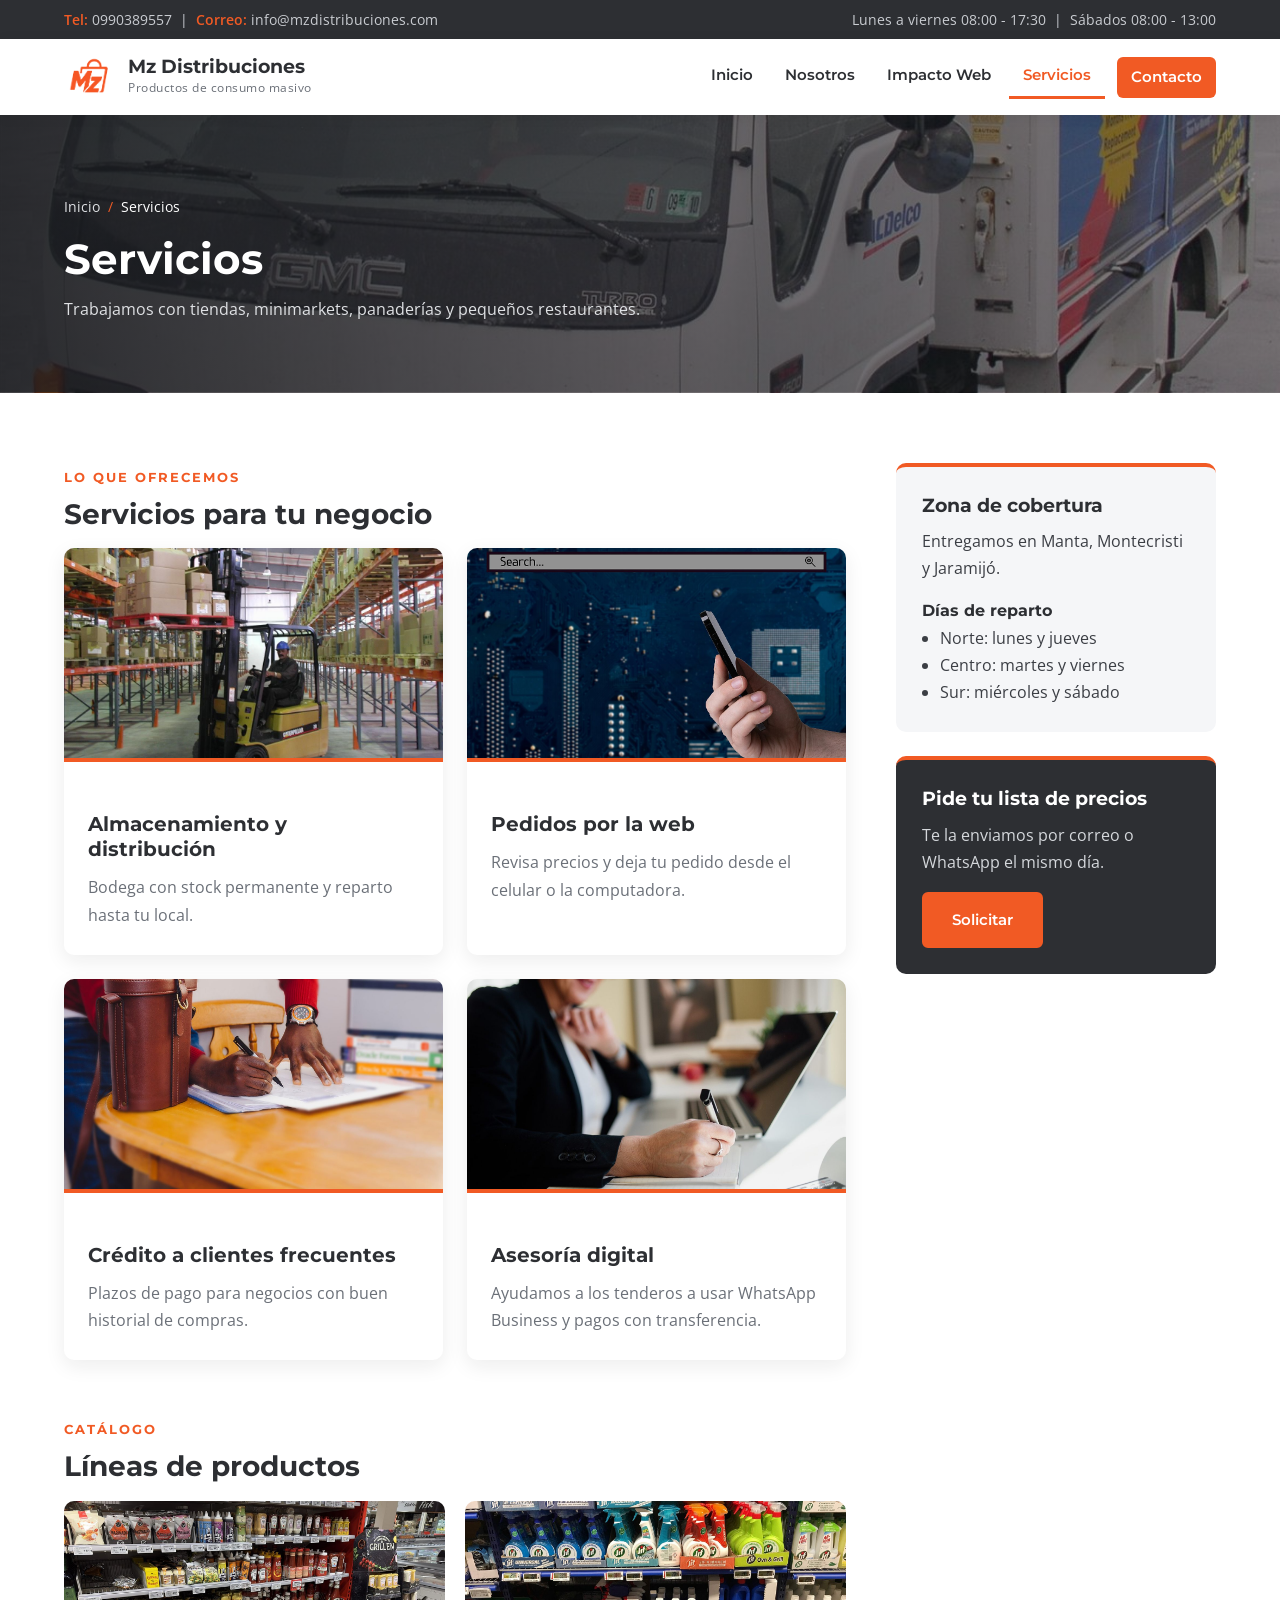
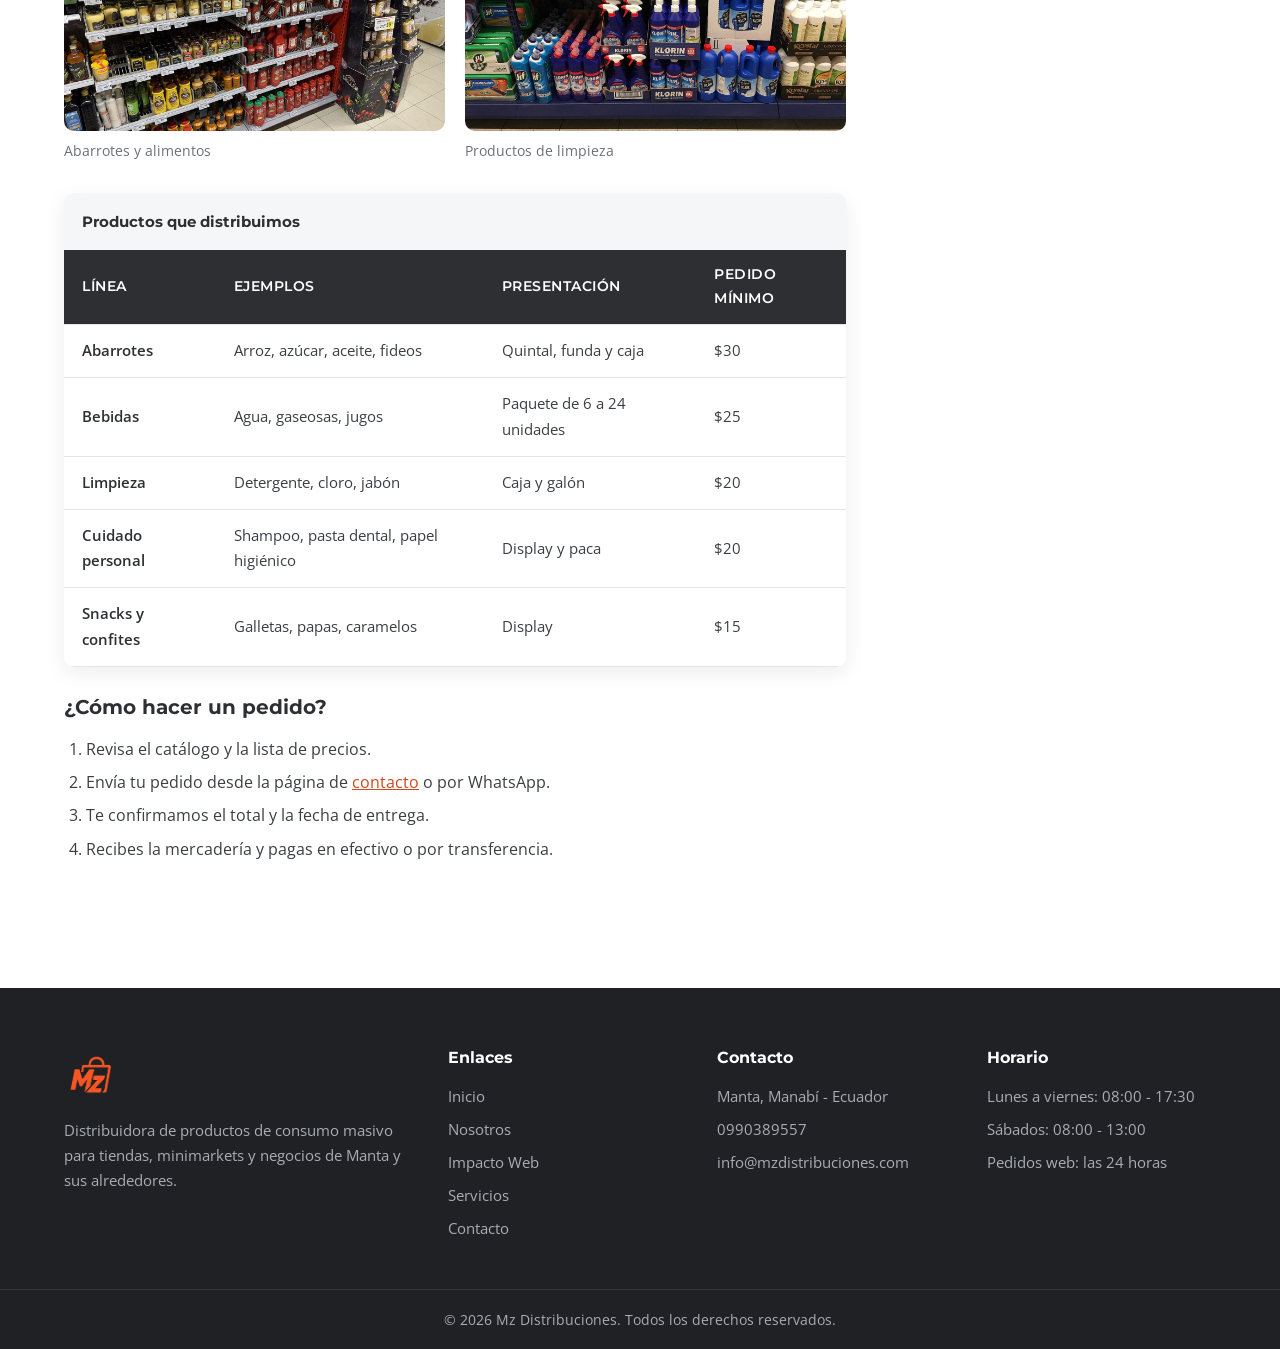
<file: pages/servicios.html>
<!DOCTYPE html>
<html lang="es">
<head>
    <meta charset="UTF-8">
    <meta name="viewport" content="width=device-width, initial-scale=1.0">
    <meta name="description" content="Servicios y líneas de productos de Mz Distribuciones.">
    <title>Servicios | Mz Distribuciones</title>
    <link rel="icon" href="../images/logo.png" type="image/png">
    <!-- Tipografías: Montserrat para títulos y Open Sans para el texto -->
    <link rel="preconnect" href="https://fonts.googleapis.com">
    <link rel="preconnect" href="https://fonts.gstatic.com" crossorigin>
    <link href="https://fonts.googleapis.com/css2?family=Montserrat:wght@600;700&amp;family=Open+Sans:wght@400;600&amp;display=swap" rel="stylesheet">
    <link rel="stylesheet" href="../css/estilos.css">
</head>
<body>

    <!-- ========== ENCABEZADO ========== -->
    <header>
        <div class="barra-superior">
            <div class="contenedor">
                <p><span>Tel:</span> 0990389557 &nbsp;|&nbsp; <span>Correo:</span> info@mzdistribuciones.com</p>
                <p>Lunes a viernes 08:00 - 17:30 &nbsp;|&nbsp; Sábados 08:00 - 13:00</p>
            </div>
        </div>
        <div class="cabecera">
            <div class="contenedor cabecera-contenido">
                <a href="../index.html" class="marca">
                    <img src="../images/logo.png" alt="Logo de Mz Distribuciones" width="52" height="52">
                    <span>
                        <span class="marca-nombre">Mz Distribuciones</span>
                        <span class="marca-lema">Productos de consumo masivo</span>
                    </span>
                </a>
                <nav class="menu" aria-label="Menú principal">
                    <ul>
                        <li><a href="../index.html">Inicio</a></li>
                        <li><a href="nosotros.html">Nosotros</a></li>
                        <li><a href="impacto.html">Impacto Web</a></li>
                        <li><a href="servicios.html" class="activo">Servicios</a></li>
                        <li><a href="contacto.html" class="menu-boton">Contacto</a></li>
                    </ul>
                </nav>
            </div>
        </div>
    </header>

    <!-- ========== CONTENIDO PRINCIPAL ========== -->
    <main>
        <section class="cabecera-pagina fondo-servicios">
            <div class="contenedor">
                <nav class="migas" aria-label="Ruta de navegación">
                    <ol>
                        <li><a href="../index.html">Inicio</a></li>
                        <li>Servicios</li>
                    </ol>
                </nav>
                <h1>Servicios</h1>
                <p>Trabajamos con tiendas, minimarkets, panaderías y pequeños restaurantes.</p>
            </div>
        </section>

        <div class="contenedor columnas">
            <div class="contenido">
                <section>
                    <span class="etiqueta">Lo que ofrecemos</span>
                    <h2>Servicios para tu negocio</h2>
                    <div class="servicio-lista">
                        <article class="tarjeta">
                            <img src="../images/montacargas.jpg" alt="Montacargas moviendo mercadería en la bodega" width="1024" height="768">
                            <div class="tarjeta-texto">
                                <h3>Almacenamiento y distribución</h3>
                                <p>Bodega con stock permanente y reparto hasta tu local.</p>
                            </div>
                        </article>
                        <article class="tarjeta">
                            <img src="../images/busqueda-celular.jpg" alt="Mano con un celular para hacer pedidos en línea" width="1280" height="889">
                            <div class="tarjeta-texto">
                                <h3>Pedidos por la web</h3>
                                <p>Revisa precios y deja tu pedido desde el celular o la computadora.</p>
                            </div>
                        </article>
                        <article class="tarjeta">
                            <img src="../images/documentos-papel.jpg" alt="Persona firmando documentos sobre una mesa" width="1400" height="928">
                            <div class="tarjeta-texto">
                                <h3>Crédito a clientes frecuentes</h3>
                                <p>Plazos de pago para negocios con buen historial de compras.</p>
                            </div>
                        </article>
                        <article class="tarjeta">
                            <img src="../images/asesoria.jpg" alt="Asesora trabajando con una laptop" width="1400" height="935">
                            <div class="tarjeta-texto">
                                <h3>Asesoría digital</h3>
                                <p>Ayudamos a los tenderos a usar WhatsApp Business y pagos con transferencia.</p>
                            </div>
                        </article>
                    </div>
                </section>

                <section>
                    <span class="etiqueta">Catálogo</span>
                    <h2>Líneas de productos</h2>
                    <div class="galeria">
                        <figure>
                            <img src="../images/abarrotes.jpg" alt="Percha con productos de abarrotes, salsas y enlatados" width="1400" height="1050">
                            <figcaption>Abarrotes y alimentos</figcaption>
                        </figure>
                        <figure>
                            <img src="../images/productos-limpieza.jpg" alt="Percha con productos de limpieza y cloro" width="1400" height="1050">
                            <figcaption>Productos de limpieza</figcaption>
                        </figure>
                    </div>
                    <div class="tabla-scroll">
                        <table>
                            <caption>Productos que distribuimos</caption>
                            <thead>
                                <tr>
                                    <th scope="col">Línea</th>
                                    <th scope="col">Ejemplos</th>
                                    <th scope="col">Presentación</th>
                                    <th scope="col">Pedido mínimo</th>
                                </tr>
                            </thead>
                            <tbody>
                                <tr>
                                    <td>Abarrotes</td>
                                    <td>Arroz, azúcar, aceite, fideos</td>
                                    <td>Quintal, funda y caja</td>
                                    <td>$30</td>
                                </tr>
                                <tr>
                                    <td>Bebidas</td>
                                    <td>Agua, gaseosas, jugos</td>
                                    <td>Paquete de 6 a 24 unidades</td>
                                    <td>$25</td>
                                </tr>
                                <tr>
                                    <td>Limpieza</td>
                                    <td>Detergente, cloro, jabón</td>
                                    <td>Caja y galón</td>
                                    <td>$20</td>
                                </tr>
                                <tr>
                                    <td>Cuidado personal</td>
                                    <td>Shampoo, pasta dental, papel higiénico</td>
                                    <td>Display y paca</td>
                                    <td>$20</td>
                                </tr>
                                <tr>
                                    <td>Snacks y confites</td>
                                    <td>Galletas, papas, caramelos</td>
                                    <td>Display</td>
                                    <td>$15</td>
                                </tr>
                            </tbody>
                        </table>
                    </div>

                    <h3>¿Cómo hacer un pedido?</h3>
                    <ol>
                        <li>Revisa el catálogo y la lista de precios.</li>
                        <li>Envía tu pedido desde la página de <a href="contacto.html">contacto</a> o por WhatsApp.</li>
                        <li>Te confirmamos el total y la fecha de entrega.</li>
                        <li>Recibes la mercadería y pagas en efectivo o por transferencia.</li>
                    </ol>
                </section>
            </div>

            <aside class="lateral">
                <div class="caja-lateral">
                    <h2>Zona de cobertura</h2>
                    <p>Entregamos en Manta, Montecristi y Jaramijó.</p>
                    <h3>Días de reparto</h3>
                    <ul>
                        <li>Norte: lunes y jueves</li>
                        <li>Centro: martes y viernes</li>
                        <li>Sur: miércoles y sábado</li>
                    </ul>
                </div>
                <div class="caja-lateral caja-oscura">
                    <h2>Pide tu lista de precios</h2>
                    <p>Te la enviamos por correo o WhatsApp el mismo día.</p>
                    <a href="contacto.html" class="boton">Solicitar</a>
                </div>
            </aside>
        </div>
    </main>

    <!-- ========== PIE DE PÁGINA ========== -->
    <footer class="pie">
        <div class="contenedor pie-columnas">
            <div class="pie-marca">
                <img src="../images/logo.png" alt="Logo de Mz Distribuciones" width="56" height="56">
                <p>Distribuidora de productos de consumo masivo para tiendas, minimarkets y negocios de Manta y sus alrededores.</p>
            </div>
            <div>
                <h2>Enlaces</h2>
                <ul>
                    <li><a href="../index.html">Inicio</a></li>
                    <li><a href="nosotros.html">Nosotros</a></li>
                    <li><a href="impacto.html">Impacto Web</a></li>
                    <li><a href="servicios.html">Servicios</a></li>
                    <li><a href="contacto.html">Contacto</a></li>
                </ul>
            </div>
            <div>
                <h2>Contacto</h2>
                <ul>
                    <li>Manta, Manabí - Ecuador</li>
                    <li>0990389557</li>
                    <li>info@mzdistribuciones.com</li>
                </ul>
            </div>
            <div>
                <h2>Horario</h2>
                <ul>
                    <li>Lunes a viernes: 08:00 - 17:30</li>
                    <li>Sábados: 08:00 - 13:00</li>
                    <li>Pedidos web: las 24 horas</li>
                </ul>
            </div>
        </div>
        <div class="pie-final">
            <div class="contenedor">
                <p>&copy; 2026 Mz Distribuciones. Todos los derechos reservados.</p>
            </div>
        </div>
    </footer>

</body>
</html>
</file>
<file: css/estilos.css>
/* ==========================================================
   Mz Distribuciones - Hoja de estilos principal
   Colores tomados del logo: naranja y gris carbón
   ========================================================== */

:root {
    --naranja: #f15a24;
    --naranja-oscuro: #d1461a;
    --naranja-suave: #fff1eb;
    --carbon: #2d2f33;
    --carbon-claro: #43464c;
    --gris-fondo: #f5f6f8;
    --gris-borde: #e3e5e8;
    --texto: #3b3e44;
    --texto-suave: #6b7078;
    --blanco: #ffffff;
    --radio: 10px;
    --sombra: 0 6px 20px rgba(20, 22, 26, 0.08);
}

* {
    box-sizing: border-box;
}

html {
    scroll-behavior: smooth;
}

body {
    margin: 0;
    font-family: "Open Sans", Arial, sans-serif;
    font-size: 16px;
    color: var(--texto);
    background-color: var(--blanco);
    line-height: 1.7;
}

h1,
h2,
h3,
h4,
h5,
h6 {
    font-family: "Montserrat", Arial, sans-serif;
    color: var(--carbon);
    line-height: 1.25;
    margin: 0 0 0.6em;
}

h2 {
    font-size: 2rem;
}

h3 {
    font-size: 1.25rem;
}

p {
    margin: 0 0 1em;
}

img {
    max-width: 100%;
    height: auto;
    display: block;
}

a {
    color: var(--naranja-oscuro);
}

.contenedor {
    width: 90%;
    max-width: 1180px;
    margin: 0 auto;
}

/* Texto pequeño que va sobre los títulos de cada sección */
.etiqueta {
    display: inline-block;
    font-family: "Montserrat", Arial, sans-serif;
    font-size: 0.8rem;
    font-weight: 700;
    letter-spacing: 2px;
    text-transform: uppercase;
    color: var(--naranja);
    margin-bottom: 8px;
}

/* ---------- Botones ---------- */
.boton {
    display: inline-block;
    background-color: var(--naranja);
    color: var(--blanco);
    padding: 13px 28px;
    border: 2px solid var(--naranja);
    border-radius: 6px;
    font-family: "Montserrat", Arial, sans-serif;
    font-weight: 600;
    font-size: 0.95rem;
    text-decoration: none;
    cursor: pointer;
    transition: background-color 0.2s, border-color 0.2s;
}

.boton:hover {
    background-color: var(--naranja-oscuro);
    border-color: var(--naranja-oscuro);
}

.boton-borde {
    background-color: transparent;
    border-color: var(--blanco);
}

.boton-borde:hover {
    background-color: var(--blanco);
    border-color: var(--blanco);
    color: var(--carbon);
}

/* ==========================================================
   Encabezado
   ========================================================== */
.barra-superior {
    background-color: var(--carbon);
    color: #c9ccd1;
    font-size: 0.85rem;
}

.barra-superior .contenedor {
    display: flex;
    justify-content: space-between;
    flex-wrap: wrap;
    gap: 6px 20px;
    padding: 8px 0;
}

.barra-superior p {
    margin: 0;
}

.barra-superior span {
    color: var(--naranja);
    font-weight: 600;
}

.cabecera {
    position: sticky;
    top: 0;
    z-index: 10;
    background-color: var(--blanco);
    box-shadow: 0 2px 12px rgba(0, 0, 0, 0.07);
}

.cabecera-contenido {
    display: flex;
    align-items: center;
    justify-content: space-between;
    gap: 20px;
    padding: 12px 0;
}

.marca {
    display: flex;
    align-items: center;
    gap: 12px;
    text-decoration: none;
}

.marca img {
    border-radius: 8px;
}

.marca-nombre {
    display: block;
    font-family: "Montserrat", Arial, sans-serif;
    font-weight: 700;
    font-size: 1.2rem;
    color: var(--carbon);
    line-height: 1.2;
}

.marca-lema {
    display: block;
    font-size: 0.75rem;
    color: var(--texto-suave);
    letter-spacing: 0.5px;
}

.menu ul {
    list-style: none;
    margin: 0;
    padding: 0;
    display: flex;
    align-items: center;
    flex-wrap: wrap;
    gap: 4px;
}

.menu a {
    display: block;
    padding: 8px 14px;
    color: var(--carbon);
    font-family: "Montserrat", Arial, sans-serif;
    font-weight: 600;
    font-size: 0.92rem;
    text-decoration: none;
    border-bottom: 3px solid transparent;
}

.menu a:hover,
.menu a.activo {
    color: var(--naranja);
    border-bottom-color: var(--naranja);
}

.menu a.menu-boton {
    background-color: var(--naranja);
    color: var(--blanco);
    border-radius: 6px;
    border-bottom: none;
    margin-left: 8px;
}

.menu a.menu-boton:hover,
.menu a.menu-boton.activo {
    background-color: var(--naranja-oscuro);
    color: var(--blanco);
}

/* ==========================================================
   Portada (index)
   ========================================================== */
.portada {
    position: relative;
    color: var(--blanco);
    background-color: var(--carbon);
    background-image: linear-gradient(90deg, rgba(25, 27, 31, 0.92) 0%, rgba(25, 27, 31, 0.75) 45%, rgba(25, 27, 31, 0.25) 100%), url("../images/bodega-principal.jpg");
    background-size: cover;
    background-position: center;
    padding: 120px 0 110px;
}

.portada-texto {
    max-width: 620px;
}

.portada h1 {
    color: var(--blanco);
    font-size: 3rem;
    margin-bottom: 20px;
}

.portada h1 strong {
    color: var(--naranja);
}

.portada p {
    font-size: 1.1rem;
    color: #e4e6e9;
    margin-bottom: 30px;
}

.portada-botones {
    display: flex;
    flex-wrap: wrap;
    gap: 14px;
}

/* Franja de cifras */
.cifras {
    background-color: var(--naranja);
    color: var(--blanco);
}

.cifras ul {
    list-style: none;
    margin: 0;
    padding: 30px 0;
    display: grid;
    grid-template-columns: repeat(4, 1fr);
    gap: 20px;
    text-align: center;
}

.cifras strong {
    display: block;
    font-family: "Montserrat", Arial, sans-serif;
    font-size: 2.2rem;
    line-height: 1.1;
}

.cifras span {
    font-size: 0.92rem;
    opacity: 0.95;
}

/* ==========================================================
   Secciones generales
   ========================================================== */
.seccion {
    padding: 80px 0;
}

.seccion-gris {
    background-color: var(--gris-fondo);
}

.seccion-titulo {
    text-align: center;
    max-width: 680px;
    margin: 0 auto 45px;
}

.seccion-titulo p {
    color: var(--texto-suave);
}

/* Bloque de imagen + texto lado a lado */
.dos-columnas {
    display: grid;
    grid-template-columns: 1fr 1fr;
    gap: 50px;
    align-items: center;
}

.foto-redondeada {
    border-radius: var(--radio);
    box-shadow: var(--sombra);
}

.lista-check {
    list-style: none;
    padding: 0;
    margin: 0 0 25px;
}

.lista-check li {
    position: relative;
    padding-left: 30px;
    margin-bottom: 10px;
}

.lista-check li::before {
    content: "";
    position: absolute;
    left: 0;
    top: 6px;
    width: 18px;
    height: 18px;
    border-radius: 50%;
    background-color: var(--naranja);
    box-shadow: inset 0 0 0 5px var(--naranja-suave);
}

/* ---------- Tarjetas con imagen ---------- */
.rejilla {
    display: grid;
    grid-template-columns: repeat(3, 1fr);
    gap: 28px;
}

.rejilla-2 {
    grid-template-columns: repeat(2, 1fr);
}

.tarjeta {
    background-color: var(--blanco);
    border-radius: var(--radio);
    overflow: hidden;
    box-shadow: var(--sombra);
    transition: transform 0.25s, box-shadow 0.25s;
}

.tarjeta:hover {
    transform: translateY(-5px);
    box-shadow: 0 12px 28px rgba(20, 22, 26, 0.14);
}

.tarjeta img {
    width: 100%;
    height: 210px;
    object-fit: cover;
}

.tarjeta-texto {
    padding: 22px 24px 26px;
    border-top: 4px solid var(--naranja);
}

.tarjeta-texto p {
    color: var(--texto-suave);
    margin: 0;
}

/* ---------- Pasos numerados ---------- */
.pasos {
    list-style: none;
    counter-reset: paso;
    padding: 0;
    margin: 0;
    display: grid;
    grid-template-columns: repeat(4, 1fr);
    gap: 24px;
}

.pasos li {
    counter-increment: paso;
    background-color: var(--blanco);
    border: 1px solid var(--gris-borde);
    border-radius: var(--radio);
    padding: 26px 22px;
}

.pasos li::before {
    content: "0" counter(paso);
    display: block;
    font-family: "Montserrat", Arial, sans-serif;
    font-size: 2rem;
    font-weight: 700;
    color: var(--naranja);
    margin-bottom: 8px;
}

.pasos strong {
    display: block;
    font-family: "Montserrat", Arial, sans-serif;
    color: var(--carbon);
    margin-bottom: 4px;
}

/* ---------- Franja de llamada a la acción ---------- */
.llamado {
    background-color: var(--carbon);
    background-image: linear-gradient(rgba(35, 37, 41, 0.88), rgba(35, 37, 41, 0.88)), url("../images/camion-reparto.jpg");
    background-size: cover;
    background-position: center;
    color: var(--blanco);
    text-align: center;
    padding: 70px 0;
}

.llamado h2 {
    color: var(--blanco);
}

.llamado p {
    color: #d5d8dc;
    max-width: 620px;
    margin: 0 auto 28px;
}

/* ==========================================================
   Páginas internas
   ========================================================== */
.cabecera-pagina {
    background-color: var(--carbon);
    background-size: cover;
    background-position: center;
    color: var(--blanco);
    padding: 80px 0 70px;
}

.cabecera-pagina h1 {
    color: var(--blanco);
    font-size: 2.6rem;
    margin-bottom: 10px;
}

.cabecera-pagina p {
    color: #dfe1e4;
    max-width: 640px;
    margin: 0;
}

.fondo-nosotros {
    background-image: linear-gradient(90deg, rgba(25, 27, 31, 0.9), rgba(25, 27, 31, 0.45)), url("../images/bodega-pasillo.jpg");
}

.fondo-impacto {
    background-image: linear-gradient(90deg, rgba(25, 27, 31, 0.9), rgba(25, 27, 31, 0.45)), url("../images/servidores.jpg");
}

.fondo-servicios {
    background-image: linear-gradient(90deg, rgba(25, 27, 31, 0.9), rgba(25, 27, 31, 0.45)), url("../images/camion-reparto.jpg");
}

.fondo-contacto {
    background-image: linear-gradient(90deg, rgba(25, 27, 31, 0.9), rgba(25, 27, 31, 0.45)), url("../images/montacargas.jpg");
}

/* Ruta de navegación (Inicio / Página) */
.migas ol {
    list-style: none;
    display: flex;
    gap: 8px;
    padding: 0;
    margin: 0 0 14px;
    font-size: 0.9rem;
}

.migas li + li::before {
    content: "/";
    margin-right: 8px;
    color: var(--naranja);
}

.migas a {
    color: #dfe1e4;
    text-decoration: none;
}

.migas a:hover {
    color: var(--naranja);
}

/* Contenido + barra lateral */
.columnas {
    display: grid;
    grid-template-columns: minmax(0, 1fr) 320px;
    gap: 50px;
    padding: 70px 0;
}

.contenido > section {
    margin-bottom: 55px;
}

.contenido h2 {
    font-size: 1.75rem;
}

.contenido h3 {
    margin-top: 1.4em;
}

.contenido ul:not([class]),
.contenido ol:not([class]) {
    padding-left: 22px;
}

.contenido li {
    margin-bottom: 6px;
}

.lateral {
    align-self: start;
    position: sticky;
    top: 110px;
}

.caja-lateral {
    background-color: var(--gris-fondo);
    border-radius: var(--radio);
    border-top: 4px solid var(--naranja);
    padding: 26px;
    margin-bottom: 24px;
}

.caja-lateral h2 {
    font-size: 1.2rem;
}

.caja-lateral h3 {
    font-size: 1rem;
    margin: 18px 0 4px;
}

.caja-lateral ul {
    padding-left: 18px;
    margin: 0;
}

.caja-oscura {
    background-color: var(--carbon);
    color: #d5d8dc;
}

.caja-oscura h2 {
    color: var(--blanco);
}

/* Antes / después */
.comparacion {
    display: grid;
    grid-template-columns: 1fr 1fr;
    gap: 24px;
    margin-top: 25px;
}

.comparacion article {
    border: 1px solid var(--gris-borde);
    border-radius: var(--radio);
    overflow: hidden;
}

.comparacion img {
    width: 100%;
    height: 220px;
    object-fit: cover;
}

.comparacion .tarjeta-texto {
    border-top: none;
}

.comparacion h3 {
    margin-top: 0;
}

.marca-antes {
    color: var(--texto-suave);
}

/* Misión y visión */
.mision-vision {
    display: grid;
    grid-template-columns: 1fr 1fr;
    gap: 24px;
}

.mision-vision article {
    background-color: var(--naranja-suave);
    border-left: 4px solid var(--naranja);
    border-radius: var(--radio);
    padding: 24px;
}

.mision-vision h3 {
    margin-top: 0;
}

/* Línea de tiempo */
.linea-tiempo {
    list-style: none;
    padding: 0;
    margin: 0;
    border-left: 3px solid var(--gris-borde);
}

.linea-tiempo li {
    position: relative;
    padding: 0 0 22px 26px;
}

.linea-tiempo li::before {
    content: "";
    position: absolute;
    left: -10px;
    top: 4px;
    width: 17px;
    height: 17px;
    border-radius: 50%;
    background-color: var(--blanco);
    border: 4px solid var(--naranja);
}

.linea-tiempo strong {
    display: block;
    font-family: "Montserrat", Arial, sans-serif;
    color: var(--carbon);
}

/* Figuras */
figure {
    margin: 25px 0;
}

figure img {
    border-radius: var(--radio);
    width: 100%;
    max-height: 360px;
    object-fit: cover;
}

figcaption,
.nota {
    font-size: 0.88rem;
    color: var(--texto-suave);
    margin-top: 8px;
}

.galeria {
    display: grid;
    grid-template-columns: 1fr 1fr;
    gap: 20px;
}

.galeria {
    margin-bottom: 30px;
}

.galeria figure {
    margin: 0;
}

/* En la portada los pasos van junto a la barra lateral */
.columnas-inicio {
    padding: 0;
}

.columnas-inicio .pasos {
    grid-template-columns: repeat(2, 1fr);
}

.galeria img {
    height: 230px;
    object-fit: cover;
}

/* Bloques de impacto */
.bloque {
    display: grid;
    grid-template-columns: 240px 1fr;
    gap: 24px;
    align-items: center;
    padding: 22px 0;
    border-bottom: 1px solid var(--gris-borde);
}

.bloque img {
    width: 100%;
    height: 160px;
    object-fit: cover;
    border-radius: var(--radio);
}

.bloque h3 {
    margin-top: 0;
}

.bloque p {
    margin: 0;
}

.aviso {
    background-color: var(--naranja-suave);
    border-radius: var(--radio);
    padding: 20px 24px;
    margin-top: 20px;
}

.aviso h4 {
    margin-bottom: 10px;
}

.aviso h5 {
    font-size: 1rem;
    margin: 12px 0 2px;
}

.aviso h6 {
    font-size: 0.85rem;
    color: var(--texto-suave);
    margin: 14px 0 0;
}

dl {
    margin: 0;
}

dt {
    font-family: "Montserrat", Arial, sans-serif;
    font-weight: 700;
    color: var(--carbon);
}

dd {
    margin: 0 0 12px;
    font-size: 0.95rem;
}

/* Servicios */
.servicio-lista {
    display: grid;
    grid-template-columns: repeat(2, 1fr);
    gap: 24px;
}

.creditos {
    font-size: 0.88rem;
    color: var(--texto-suave);
}

/* ==========================================================
   Tablas
   ========================================================== */
.tabla-scroll {
    overflow-x: auto;
    border-radius: var(--radio);
    box-shadow: var(--sombra);
}

table {
    width: 100%;
    border-collapse: collapse;
    background-color: var(--blanco);
    font-size: 0.95rem;
}

caption {
    caption-side: top;
    text-align: left;
    font-family: "Montserrat", Arial, sans-serif;
    font-weight: 700;
    color: var(--carbon);
    padding: 16px 18px;
    background-color: var(--gris-fondo);
}

th,
td {
    padding: 13px 18px;
    text-align: left;
    border-bottom: 1px solid var(--gris-borde);
}

th {
    background-color: var(--carbon);
    color: var(--blanco);
    font-family: "Montserrat", Arial, sans-serif;
    font-weight: 600;
    font-size: 0.88rem;
    text-transform: uppercase;
    letter-spacing: 0.5px;
}

tbody tr:hover {
    background-color: var(--naranja-suave);
}

td:first-child {
    font-weight: 600;
    color: var(--carbon);
}

/* ==========================================================
   Video
   ========================================================== */
.video {
    width: 100%;
    aspect-ratio: 16 / 9;
    border-radius: var(--radio);
    overflow: hidden;
    box-shadow: var(--sombra);
}

.video iframe {
    width: 100%;
    height: 100%;
    border: 0;
}

/* ==========================================================
   Formulario
   ========================================================== */
.formulario {
    background-color: var(--blanco);
    border: 1px solid var(--gris-borde);
    border-radius: var(--radio);
    box-shadow: var(--sombra);
    padding: 34px;
}

.fila-campos {
    display: grid;
    grid-template-columns: 1fr 1fr;
    gap: 20px;
}

.campo {
    margin-bottom: 20px;
}

.campo label {
    display: block;
    font-family: "Montserrat", Arial, sans-serif;
    font-weight: 600;
    font-size: 0.9rem;
    color: var(--carbon);
    margin-bottom: 6px;
}

.campo input,
.campo textarea {
    width: 100%;
    padding: 12px 14px;
    border: 1px solid #cfd2d6;
    border-radius: 6px;
    background-color: var(--gris-fondo);
    font-family: inherit;
    font-size: 1rem;
    color: var(--texto);
}

.campo input:focus,
.campo textarea:focus {
    outline: none;
    border-color: var(--naranja);
    background-color: var(--blanco);
    box-shadow: 0 0 0 3px rgba(241, 90, 36, 0.15);
}

.dato-contacto {
    margin-bottom: 14px;
}

.dato-contacto strong {
    display: block;
    color: var(--blanco);
    font-family: "Montserrat", Arial, sans-serif;
    font-size: 0.9rem;
}

/* ==========================================================
   Pie de página
   ========================================================== */
.pie {
    background-color: #1f2124;
    color: #a9adb3;
    font-size: 0.92rem;
}

.pie-columnas {
    display: grid;
    grid-template-columns: 1.5fr 1fr 1fr 1fr;
    gap: 40px;
    padding: 60px 0 40px;
}

.pie h2 {
    color: var(--blanco);
    font-size: 1rem;
    margin-bottom: 16px;
}

.pie ul {
    list-style: none;
    padding: 0;
    margin: 0;
}

.pie li {
    margin-bottom: 8px;
}

.pie a {
    color: #a9adb3;
    text-decoration: none;
}

.pie a:hover {
    color: var(--naranja);
}

.pie-marca img {
    border-radius: 8px;
    margin-bottom: 14px;
}

.pie-final {
    border-top: 1px solid #34373b;
    padding: 18px 0;
    text-align: center;
    font-size: 0.85rem;
}

.pie-final p {
    margin: 0;
}

/* ==========================================================
   Pantallas medianas y pequeñas
   ========================================================== */
@media (max-width: 992px) {
    .cabecera-contenido {
        flex-direction: column;
        align-items: flex-start;
        gap: 8px;
    }

    .rejilla,
    .pasos {
        grid-template-columns: repeat(2, 1fr);
    }

    .columnas {
        grid-template-columns: 1fr;
    }

    .lateral {
        position: static;
    }

    .pie-columnas {
        grid-template-columns: 1fr 1fr;
    }
}

@media (max-width: 680px) {
    .cabecera {
        position: static;
    }

    .menu a {
        padding: 6px 10px;
    }

    .portada {
        padding: 80px 0;
    }

    .portada h1 {
        font-size: 2.1rem;
    }

    h2 {
        font-size: 1.6rem;
    }

    .cifras ul,
    .rejilla,
    .rejilla-2,
    .pasos,
    .dos-columnas,
    .comparacion,
    .mision-vision,
    .galeria,
    .servicio-lista,
    .fila-campos,
    .bloque,
    .pie-columnas {
        grid-template-columns: 1fr;
    }

    .cifras ul {
        grid-template-columns: 1fr 1fr;
    }

    .seccion {
        padding: 55px 0;
    }

    .formulario {
        padding: 22px;
    }
}
</file>
